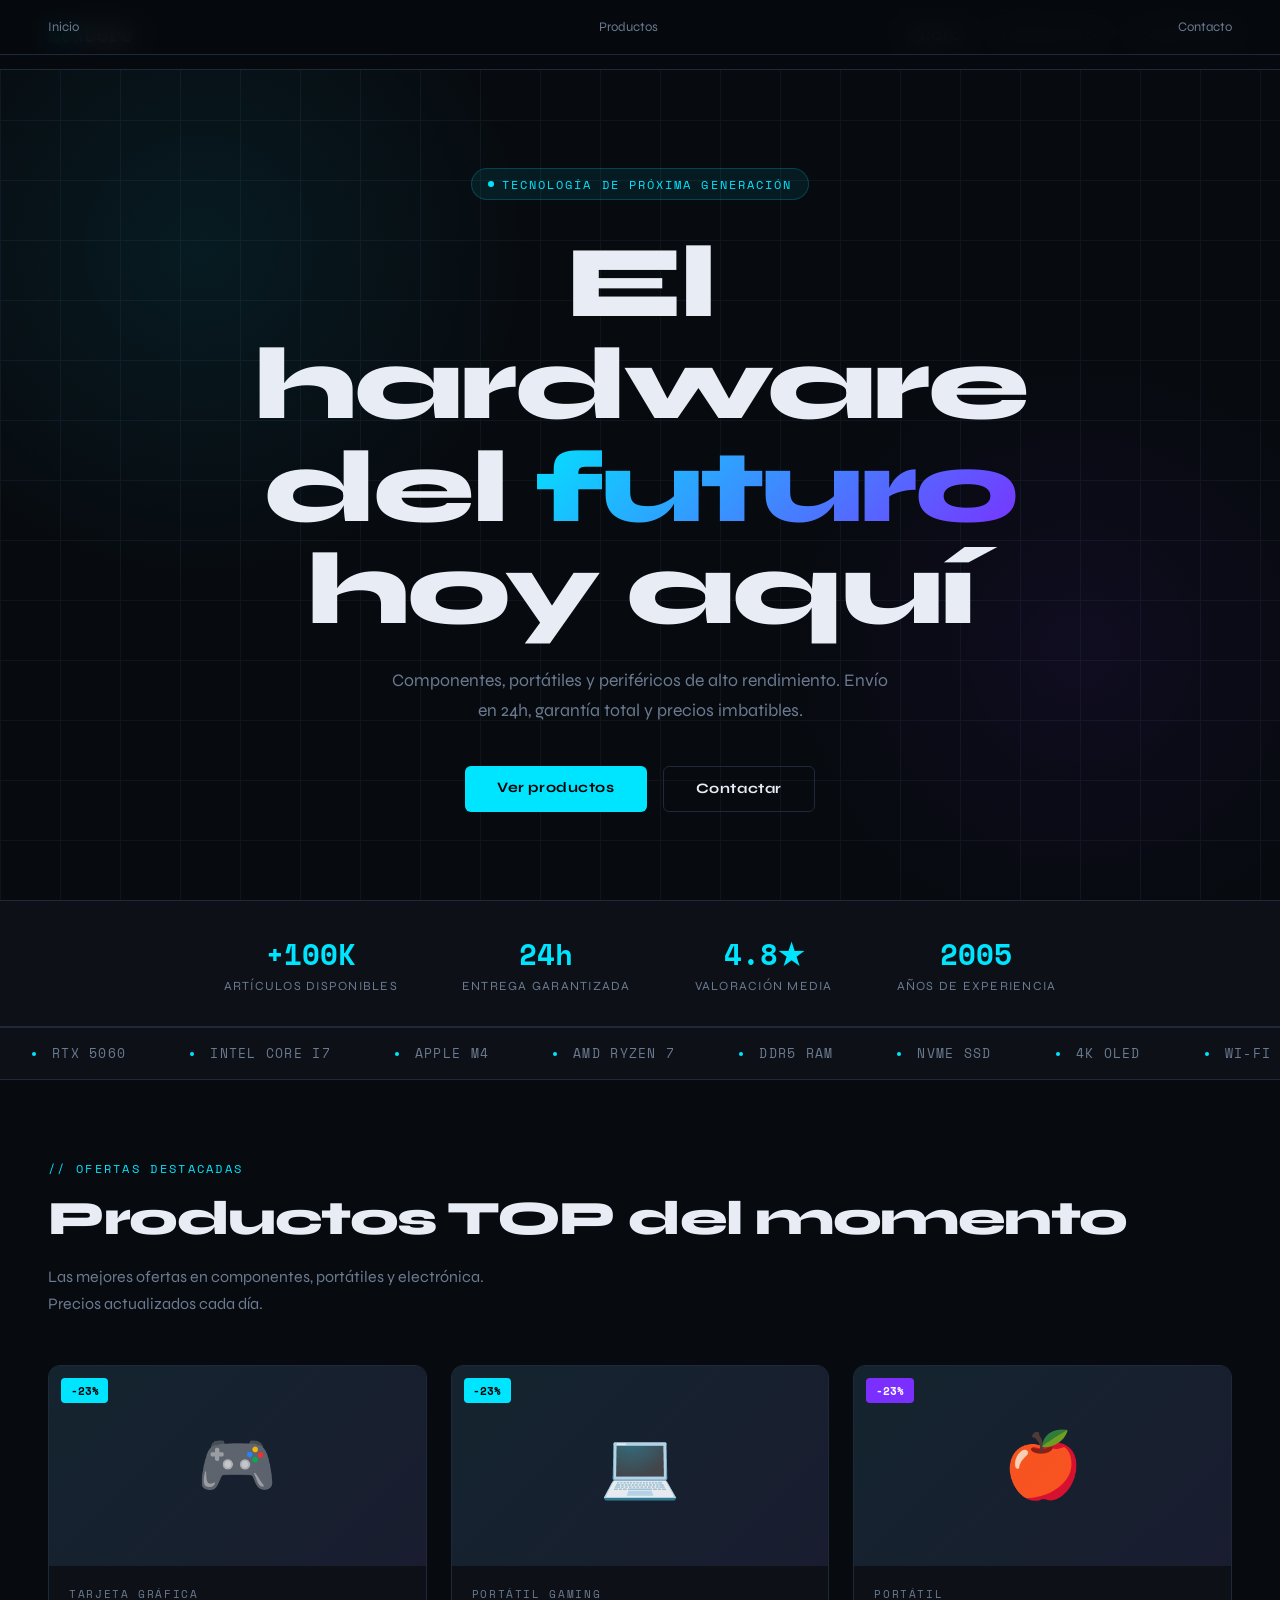
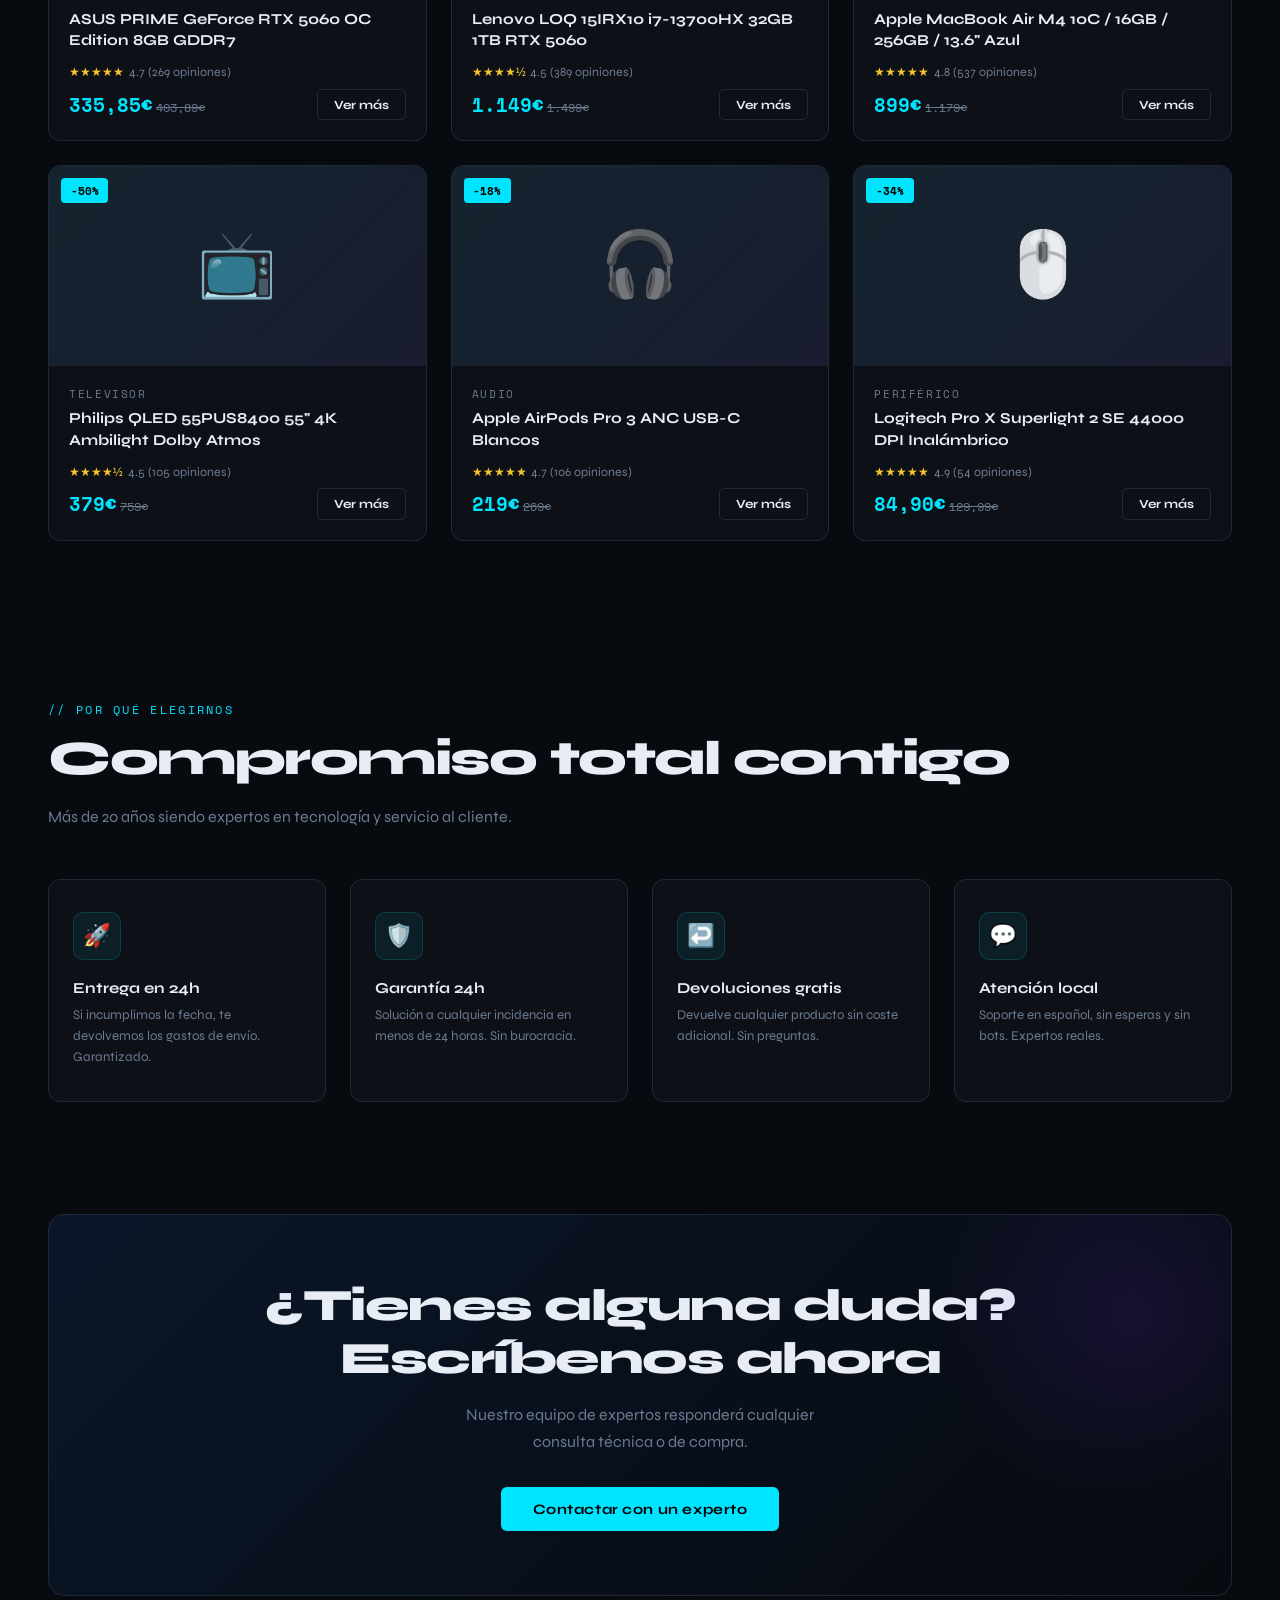
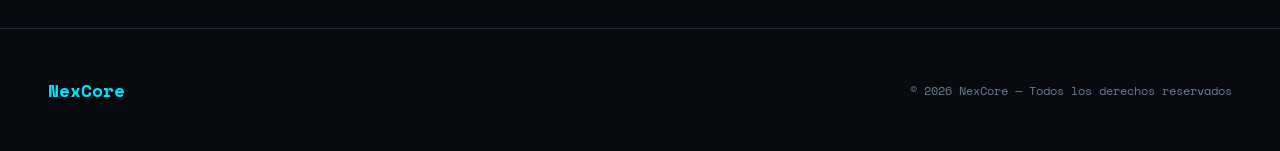
<file: Index/index.html>
<!DOCTYPE html>
<html lang="es">
<head>
  <meta charset="UTF-8" />
  <meta name="viewport" content="width=device-width, initial-scale=1.0"/>
  <title>NexCore — Tecnología de vanguardia</title>
  <link rel="preconnect" href="https://fonts.googleapis.com">
  <link href="https://fonts.googleapis.com/css2?family=Space+Mono:wght@400;700&family=Syne:wght@400;600;700;800&display=swap" rel="stylesheet">
  <style>
    *, *::before, *::after { box-sizing: border-box; margin: 0; padding: 0; }

    :root {
      --bg: #070a0f;
      --surface: #0d1117;
      --surface2: #151c27;
      --border: #1e2a3a;
      --accent: #00e5ff;
      --accent2: #7b2fff;
      --text: #e8edf5;
      --muted: #6b7a90;
      --mono: 'Space Mono', monospace;
      --sans: 'Syne', sans-serif;
    }

    html { scroll-behavior: smooth; }

    body {
      background: var(--bg);
      color: var(--text);
      font-family: var(--sans);
      overflow-x: hidden;
    }

    /* ── NAV ── */
    nav {
      position: fixed; top: 0; left: 0; right: 0; z-index: 100;
      display: flex; align-items: center; justify-content: space-between;
      padding: 1.2rem 3rem;
      background: rgba(7,10,15,0.85);
      backdrop-filter: blur(12px);
      border-bottom: 1px solid var(--border);
    }
    .nav-logo {
      font-family: var(--mono);
      font-size: 1.3rem;
      font-weight: 700;
      color: var(--accent);
      letter-spacing: -1px;
      text-decoration: none;
    }
    .nav-logo span { color: var(--text); }
    .nav-links { display: flex; gap: 2.5rem; list-style: none; }
    .nav-links a {
      text-decoration: none;
      color: var(--muted);
      font-size: 0.85rem;
      font-weight: 600;
      letter-spacing: 0.1em;
      text-transform: uppercase;
      transition: color 0.2s;
    }
    .nav-links a:hover { color: var(--accent); }
    .nav-links a.active { color: var(--text); }

    /* ── HERO ── */
    .hero {
      min-height: 100vh;
      display: grid;
      place-items: center;
      position: relative;
      overflow: hidden;
      padding-top: 5rem;
    }
    .hero-grid {
      position: absolute; inset: 0;
      background-image:
        linear-gradient(var(--border) 1px, transparent 1px),
        linear-gradient(90deg, var(--border) 1px, transparent 1px);
      background-size: 60px 60px;
      opacity: 0.35;
    }
    .hero-glow {
      position: absolute;
      width: 700px; height: 700px;
      background: radial-gradient(circle, rgba(0,229,255,0.08) 0%, transparent 70%);
      top: -100px; left: -150px;
      pointer-events: none;
    }
    .hero-glow2 {
      position: absolute;
      width: 600px; height: 600px;
      background: radial-gradient(circle, rgba(123,47,255,0.07) 0%, transparent 70%);
      bottom: -50px; right: -100px;
      pointer-events: none;
    }
    .hero-content {
      position: relative; z-index: 2;
      text-align: center;
      max-width: 900px;
      padding: 2rem;
      animation: fadeUp 0.9s ease forwards;
    }
    @keyframes fadeUp {
      from { opacity:0; transform:translateY(32px); }
      to   { opacity:1; transform:translateY(0); }
    }
    .hero-tag {
      display: inline-flex; align-items: center; gap: 0.5rem;
      font-family: var(--mono);
      font-size: 0.72rem;
      letter-spacing: 0.18em;
      text-transform: uppercase;
      color: var(--accent);
      background: rgba(0,229,255,0.08);
      border: 1px solid rgba(0,229,255,0.2);
      padding: 0.4rem 1rem;
      border-radius: 100px;
      margin-bottom: 2rem;
    }
    .hero-tag::before {
      content: ''; width: 6px; height: 6px;
      background: var(--accent); border-radius: 50%;
      animation: pulse 1.5s ease-in-out infinite;
    }
    @keyframes pulse {
      0%,100% { opacity:1; transform:scale(1); }
      50% { opacity:0.4; transform:scale(0.7); }
    }
    h1 {
      font-size: clamp(3rem, 8vw, 6.5rem);
      font-weight: 800;
      line-height: 1;
      letter-spacing: -3px;
      margin-bottom: 1.5rem;
    }
    h1 em {
      font-style: normal;
      background: linear-gradient(135deg, var(--accent), var(--accent2));
      -webkit-background-clip: text;
      -webkit-text-fill-color: transparent;
    }
    .hero-sub {
      font-size: 1.1rem;
      color: var(--muted);
      max-width: 500px;
      margin: 0 auto 2.5rem;
      line-height: 1.7;
      font-weight: 400;
    }
    .hero-cta {
      display: flex; gap: 1rem; justify-content: center; flex-wrap: wrap;
    }
    .btn {
      display: inline-block;
      padding: 0.85rem 2rem;
      border-radius: 6px;
      font-family: var(--sans);
      font-weight: 700;
      font-size: 0.9rem;
      text-decoration: none;
      letter-spacing: 0.04em;
      transition: all 0.25s;
      cursor: pointer;
    }
    .btn-primary {
      background: var(--accent);
      color: #000;
      border: none;
    }
    .btn-primary:hover {
      background: #fff;
      box-shadow: 0 0 30px rgba(0,229,255,0.4);
      transform: translateY(-2px);
    }
    .btn-ghost {
      background: transparent;
      color: var(--text);
      border: 1px solid var(--border);
    }
    .btn-ghost:hover {
      border-color: var(--accent);
      color: var(--accent);
      transform: translateY(-2px);
    }

    /* ── STATS ── */
    .stats {
      display: flex; justify-content: center; gap: 4rem;
      padding: 2rem 3rem;
      border-top: 1px solid var(--border);
      border-bottom: 1px solid var(--border);
      background: var(--surface);
      flex-wrap: wrap;
    }
    .stat { text-align: center; }
    .stat-num {
      font-family: var(--mono);
      font-size: 1.8rem;
      font-weight: 700;
      color: var(--accent);
      display: block;
    }
    .stat-label {
      font-size: 0.78rem;
      text-transform: uppercase;
      letter-spacing: 0.1em;
      color: var(--muted);
      margin-top: 0.2rem;
    }

    /* ── SECTION ── */
    section { padding: 5rem 3rem; max-width: 1280px; margin: 0 auto; }
    .section-tag {
      font-family: var(--mono);
      font-size: 0.72rem;
      letter-spacing: 0.2em;
      text-transform: uppercase;
      color: var(--accent);
      margin-bottom: 0.8rem;
    }
    .section-title {
      font-size: clamp(1.8rem, 4vw, 3rem);
      font-weight: 800;
      letter-spacing: -1.5px;
      margin-bottom: 1rem;
    }
    .section-sub {
      color: var(--muted);
      max-width: 480px;
      line-height: 1.7;
      margin-bottom: 3rem;
    }

    /* ── PRODUCT GRID ── */
    .products-grid {
      display: grid;
      grid-template-columns: repeat(auto-fill, minmax(280px, 1fr));
      gap: 1.5rem;
    }
    .card {
      background: var(--surface);
      border: 1px solid var(--border);
      border-radius: 12px;
      overflow: hidden;
      transition: border-color 0.25s, transform 0.25s, box-shadow 0.25s;
      position: relative;
    }
    .card:hover {
      border-color: var(--accent);
      transform: translateY(-6px);
      box-shadow: 0 20px 50px rgba(0,229,255,0.07);
    }
    .card-img {
      width: 100%; height: 200px;
      display: flex; align-items: center; justify-content: center;
      background: var(--surface2);
      font-size: 4rem;
      position: relative;
      overflow: hidden;
    }
    .card-img::after {
      content: '';
      position: absolute; inset: 0;
      background: linear-gradient(135deg, rgba(0,229,255,0.04), rgba(123,47,255,0.04));
    }
    .badge {
      position: absolute; top: 12px; left: 12px;
      background: var(--accent);
      color: #000;
      font-family: var(--mono);
      font-size: 0.7rem;
      font-weight: 700;
      padding: 0.25rem 0.6rem;
      border-radius: 4px;
      z-index: 2;
    }
    .badge-purple {
      background: var(--accent2);
      color: #fff;
    }
    .card-body { padding: 1.25rem; }
    .card-category {
      font-family: var(--mono);
      font-size: 0.68rem;
      letter-spacing: 0.15em;
      text-transform: uppercase;
      color: var(--muted);
      margin-bottom: 0.4rem;
    }
    .card-name {
      font-size: 0.95rem;
      font-weight: 700;
      line-height: 1.4;
      margin-bottom: 0.8rem;
      color: var(--text);
    }
    .card-price-row {
      display: flex; align-items: center; justify-content: space-between;
    }
    .card-price {
      font-family: var(--mono);
      font-size: 1.2rem;
      font-weight: 700;
      color: var(--accent);
    }
    .card-old {
      font-family: var(--mono);
      font-size: 0.78rem;
      color: var(--muted);
      text-decoration: line-through;
    }
    .card-btn {
      display: inline-block;
      padding: 0.45rem 1rem;
      background: transparent;
      border: 1px solid var(--border);
      color: var(--text);
      border-radius: 5px;
      font-size: 0.78rem;
      font-family: var(--sans);
      font-weight: 700;
      cursor: pointer;
      text-decoration: none;
      transition: all 0.2s;
    }
    .card-btn:hover {
      background: var(--accent);
      border-color: var(--accent);
      color: #000;
    }
    .rating {
      display: flex; align-items: center; gap: 0.3rem;
      font-size: 0.78rem; color: var(--muted);
      margin-bottom: 0.6rem;
    }
    .stars { color: #f4c430; }

    /* ── FEATURES ── */
    .features-grid {
      display: grid;
      grid-template-columns: repeat(auto-fill, minmax(220px, 1fr));
      gap: 1.5rem;
    }
    .feature-card {
      background: var(--surface);
      border: 1px solid var(--border);
      border-radius: 12px;
      padding: 2rem 1.5rem;
      transition: border-color 0.2s;
    }
    .feature-card:hover { border-color: rgba(0,229,255,0.3); }
    .feature-icon {
      width: 48px; height: 48px;
      background: rgba(0,229,255,0.07);
      border: 1px solid rgba(0,229,255,0.15);
      border-radius: 10px;
      display: flex; align-items: center; justify-content: center;
      font-size: 1.4rem;
      margin-bottom: 1.2rem;
    }
    .feature-title {
      font-weight: 700;
      font-size: 0.95rem;
      margin-bottom: 0.5rem;
    }
    .feature-desc {
      font-size: 0.83rem;
      color: var(--muted);
      line-height: 1.6;
    }

    /* ── MARQUEE ── */
    .marquee-wrap {
      overflow: hidden;
      border-top: 1px solid var(--border);
      border-bottom: 1px solid var(--border);
      padding: 1rem 0;
      background: var(--surface);
    }
    .marquee {
      display: flex;
      animation: marquee 25s linear infinite;
      white-space: nowrap;
    }
    .marquee-item {
      display: inline-flex; align-items: center; gap: 1rem;
      padding: 0 2rem;
      font-family: var(--mono);
      font-size: 0.8rem;
      letter-spacing: 0.1em;
      color: var(--muted);
      text-transform: uppercase;
    }
    .marquee-dot { width: 4px; height: 4px; background: var(--accent); border-radius: 50%; }
    @keyframes marquee {
      from { transform: translateX(0); }
      to   { transform: translateX(-50%); }
    }

    /* ── BANNER ── */
    .banner {
      background: linear-gradient(135deg, #0a1628 0%, #070a0f 100%);
      border: 1px solid var(--border);
      border-radius: 16px;
      padding: 4rem 3rem;
      text-align: center;
      position: relative;
      overflow: hidden;
      margin: 2rem 3rem;
    }
    .banner-glow {
      position: absolute;
      width: 400px; height: 400px;
      background: radial-gradient(circle, rgba(123,47,255,0.12) 0%, transparent 70%);
      top: -100px; right: -100px;
    }
    .banner h2 {
      font-size: clamp(1.8rem, 4vw, 2.8rem);
      font-weight: 800;
      letter-spacing: -1.5px;
      margin-bottom: 1rem;
    }
    .banner p {
      color: var(--muted);
      max-width: 400px;
      margin: 0 auto 2rem;
      line-height: 1.7;
    }

    /* ── FOOTER ── */
    footer {
      border-top: 1px solid var(--border);
      padding: 3rem;
      display: flex;
      justify-content: space-between;
      align-items: center;
      flex-wrap: wrap;
      gap: 1rem;
    }
    .footer-logo {
      font-family: var(--mono);
      font-size: 1.1rem;
      color: var(--accent);
      text-decoration: none;
      font-weight: 700;
    }
    .footer-copy {
      font-size: 0.78rem;
      color: var(--muted);
      font-family: var(--mono);
    }
    .footer-nav { display: flex; gap: 2rem; flex-wrap: wrap; }
    .footer-nav a {
      color: var(--muted);
      text-decoration: none;
      font-size: 0.82rem;
      transition: color 0.2s;
    }
    .footer-nav a:hover { color: var(--accent); }

    /* ── SCROLL REVEAL ── */
    .reveal {
      opacity: 0;
      transform: translateY(24px);
      transition: opacity 0.6s ease, transform 0.6s ease;
    }
    .reveal.visible {
      opacity: 1;
      transform: translateY(0);
    }
  </style>
</head>
<body>

<!-- NAV -->
<nav>
  <a href="index.html" class="nav-logo">Nex<span>Core</span></a>
  <ul class="nav-links">
    <li><a href="index.html" class="active">Inicio</a></li>
    <li><a href="producto.html">Producto</a></li>
    <li><a href="contacto.html">Contacto</a></li>
  </ul>
</nav>

<!-- HERO -->
<div class="hero">
  <div class="hero-grid"></div>
  <div class="hero-glow"></div>
  <div class="hero-glow2"></div>
  <div class="hero-content">
    <div class="hero-tag">Tecnología de próxima generación</div>
    <h1>El hardware<br>del <em>futuro</em><br>hoy aquí</h1>
    <p class="hero-sub">Componentes, portátiles y periféricos de alto rendimiento. Envío en 24h, garantía total y precios imbatibles.</p>
    <div class="hero-cta">
      <a href="producto.html" class="btn btn-primary">Ver productos</a>
      <a href="contacto.html" class="btn btn-ghost">Contactar</a>
    </div>
  </div>
</div>

<!-- STATS -->
<div class="stats">
  <div class="stat">
    <span class="stat-num">+100K</span>
    <span class="stat-label">Artículos disponibles</span>
  </div>
  <div class="stat">
    <span class="stat-num">24h</span>
    <span class="stat-label">Entrega garantizada</span>
  </div>
  <div class="stat">
    <span class="stat-num">4.8★</span>
    <span class="stat-label">Valoración media</span>
  </div>
  <div class="stat">
    <span class="stat-num">2005</span>
    <span class="stat-label">Años de experiencia</span>
  </div>
</div>

<!-- MARQUEE -->
<div class="marquee-wrap">
  <div class="marquee">
    <span class="marquee-item"><span class="marquee-dot"></span>RTX 5060</span>
    <span class="marquee-item"><span class="marquee-dot"></span>Intel Core i7</span>
    <span class="marquee-item"><span class="marquee-dot"></span>Apple M4</span>
    <span class="marquee-item"><span class="marquee-dot"></span>AMD Ryzen 7</span>
    <span class="marquee-item"><span class="marquee-dot"></span>DDR5 RAM</span>
    <span class="marquee-item"><span class="marquee-dot"></span>NVMe SSD</span>
    <span class="marquee-item"><span class="marquee-dot"></span>4K OLED</span>
    <span class="marquee-item"><span class="marquee-dot"></span>Wi-Fi 7</span>
    <span class="marquee-item"><span class="marquee-dot"></span>DLSS 4</span>
    <span class="marquee-item"><span class="marquee-dot"></span>RTX 5060</span>
    <span class="marquee-item"><span class="marquee-dot"></span>Intel Core i7</span>
    <span class="marquee-item"><span class="marquee-dot"></span>Apple M4</span>
    <span class="marquee-item"><span class="marquee-dot"></span>AMD Ryzen 7</span>
    <span class="marquee-item"><span class="marquee-dot"></span>DDR5 RAM</span>
    <span class="marquee-item"><span class="marquee-dot"></span>NVMe SSD</span>
    <span class="marquee-item"><span class="marquee-dot"></span>4K OLED</span>
    <span class="marquee-item"><span class="marquee-dot"></span>Wi-Fi 7</span>
    <span class="marquee-item"><span class="marquee-dot"></span>DLSS 4</span>
  </div>
</div>

<!-- PRODUCTS -->
<section class="reveal">
  <p class="section-tag">// Ofertas destacadas</p>
  <h2 class="section-title">Productos TOP del momento</h2>
  <p class="section-sub">Las mejores ofertas en componentes, portátiles y electrónica. Precios actualizados cada día.</p>

  <div class="products-grid">
    <div class="card">
      <div class="card-img">🎮
        <div class="badge">-23%</div>
      </div>
      <div class="card-body">
        <p class="card-category">Tarjeta gráfica</p>
        <p class="card-name">ASUS PRIME GeForce RTX 5060 OC Edition 8GB GDDR7</p>
        <div class="rating"><span class="stars">★★★★★</span> 4.7 (269 opiniones)</div>
        <div class="card-price-row">
          <div>
            <span class="card-price">335,85€</span>
            <span class="card-old"> 403,89€</span>
          </div>
          <a href="producto.html" class="card-btn">Ver más</a>
        </div>
      </div>
    </div>

    <div class="card">
      <div class="card-img">💻
        <div class="badge">-23%</div>
      </div>
      <div class="card-body">
        <p class="card-category">Portátil gaming</p>
        <p class="card-name">Lenovo LOQ 15IRX10 i7-13700HX 32GB 1TB RTX 5060</p>
        <div class="rating"><span class="stars">★★★★½</span> 4.5 (389 opiniones)</div>
        <div class="card-price-row">
          <div>
            <span class="card-price">1.149€</span>
            <span class="card-old"> 1.499€</span>
          </div>
          <a href="producto.html" class="card-btn">Ver más</a>
        </div>
      </div>
    </div>

    <div class="card">
      <div class="card-img">🍎
        <div class="badge badge-purple">-23%</div>
      </div>
      <div class="card-body">
        <p class="card-category">Portátil</p>
        <p class="card-name">Apple MacBook Air M4 10C / 16GB / 256GB / 13.6" Azul</p>
        <div class="rating"><span class="stars">★★★★★</span> 4.8 (537 opiniones)</div>
        <div class="card-price-row">
          <div>
            <span class="card-price">899€</span>
            <span class="card-old"> 1.179€</span>
          </div>
          <a href="producto.html" class="card-btn">Ver más</a>
        </div>
      </div>
    </div>

    <div class="card">
      <div class="card-img">📺
        <div class="badge">-50%</div>
      </div>
      <div class="card-body">
        <p class="card-category">Televisor</p>
        <p class="card-name">Philips QLED 55PUS8400 55" 4K Ambilight Dolby Atmos</p>
        <div class="rating"><span class="stars">★★★★½</span> 4.5 (105 opiniones)</div>
        <div class="card-price-row">
          <div>
            <span class="card-price">379€</span>
            <span class="card-old"> 759€</span>
          </div>
          <a href="producto.html" class="card-btn">Ver más</a>
        </div>
      </div>
    </div>

    <div class="card">
      <div class="card-img">🎧
        <div class="badge">-18%</div>
      </div>
      <div class="card-body">
        <p class="card-category">Audio</p>
        <p class="card-name">Apple AirPods Pro 3 ANC USB-C Blancos</p>
        <div class="rating"><span class="stars">★★★★★</span> 4.7 (106 opiniones)</div>
        <div class="card-price-row">
          <div>
            <span class="card-price">219€</span>
            <span class="card-old"> 269€</span>
          </div>
          <a href="producto.html" class="card-btn">Ver más</a>
        </div>
      </div>
    </div>

    <div class="card">
      <div class="card-img">🖱️
        <div class="badge">-34%</div>
      </div>
      <div class="card-body">
        <p class="card-category">Periférico</p>
        <p class="card-name">Logitech Pro X Superlight 2 SE 44000 DPI Inalámbrico</p>
        <div class="rating"><span class="stars">★★★★★</span> 4.9 (54 opiniones)</div>
        <div class="card-price-row">
          <div>
            <span class="card-price">84,90€</span>
            <span class="card-old"> 129,99€</span>
          </div>
          <a href="producto.html" class="card-btn">Ver más</a>
        </div>
      </div>
    </div>
  </div>
</section>

<!-- FEATURES -->
<section class="reveal">
  <p class="section-tag">// Por qué elegirnos</p>
  <h2 class="section-title">Compromiso total contigo</h2>
  <p class="section-sub">Más de 20 años siendo expertos en tecnología y servicio al cliente.</p>
  <div class="features-grid">
    <div class="feature-card">
      <div class="feature-icon">🚀</div>
      <p class="feature-title">Entrega en 24h</p>
      <p class="feature-desc">Si incumplimos la fecha, te devolvemos los gastos de envío. Garantizado.</p>
    </div>
    <div class="feature-card">
      <div class="feature-icon">🛡️</div>
      <p class="feature-title">Garantía 24h</p>
      <p class="feature-desc">Solución a cualquier incidencia en menos de 24 horas. Sin burocracia.</p>
    </div>
    <div class="feature-card">
      <div class="feature-icon">↩️</div>
      <p class="feature-title">Devoluciones gratis</p>
      <p class="feature-desc">Devuelve cualquier producto sin coste adicional. Sin preguntas.</p>
    </div>
    <div class="feature-card">
      <div class="feature-icon">💬</div>
      <p class="feature-title">Atención local</p>
      <p class="feature-desc">Soporte en español, sin esperas y sin bots. Expertos reales.</p>
    </div>
  </div>
</section>

<!-- BANNER -->
<div class="banner reveal">
  <div class="banner-glow"></div>
  <h2>¿Tienes alguna duda?<br>Escríbenos ahora</h2>
  <p>Nuestro equipo de expertos responderá cualquier consulta técnica o de compra.</p>
  <a href="contacto.html" class="btn btn-primary">Contactar con un experto</a>
</div>

<!-- FOOTER -->
<footer>
  <a href="index.html" class="footer-logo">NexCore</a>
  <nav class="footer-nav">
    <a href="index.html">Inicio</a>
    <a href="producto.html">Productos</a>
    <a href="contacto.html">Contacto</a>
  </nav>
  <p class="footer-copy">© 2026 NexCore — Todos los derechos reservados</p>
</footer>

<script>
  // Scroll reveal
  const reveals = document.querySelectorAll('.reveal');
  const obs = new IntersectionObserver(entries => {
    entries.forEach(e => { if (e.isIntersecting) { e.target.classList.add('visible'); } });
  }, { threshold: 0.1 });
  reveals.forEach(r => obs.observe(r));
</script>
</body>
</html>
</file>
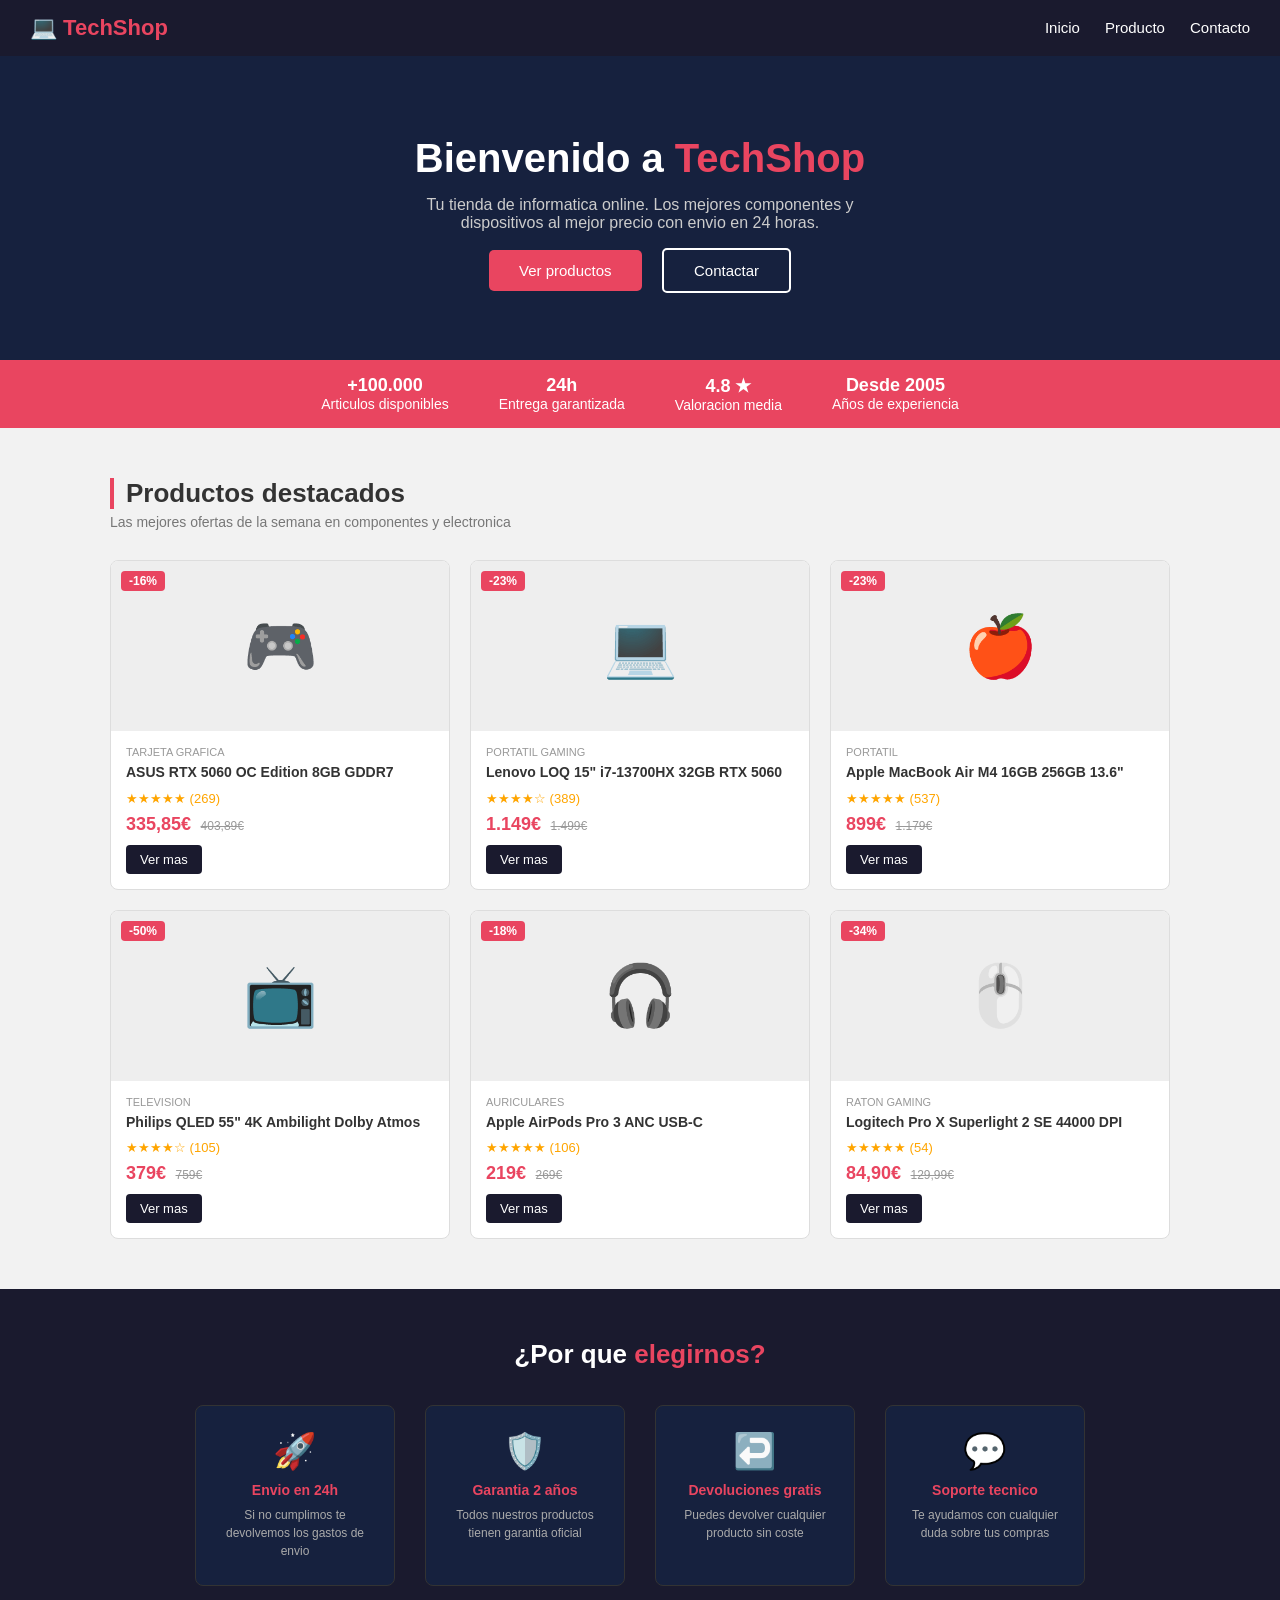
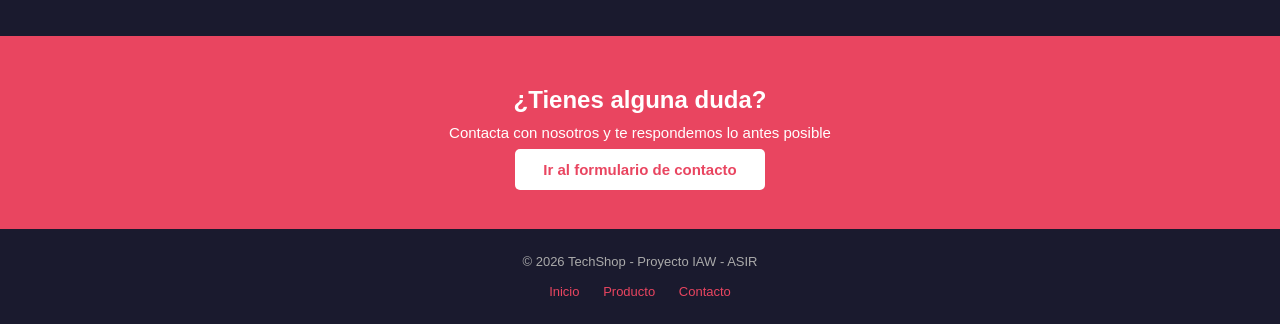
<file: Prueba2/index.html>
<!DOCTYPE html>
<html lang="es">
<head>
	<meta charset="UTF-8" />
	<meta name="viewport" content="width=device-width, initial-scale=1.0"/>
	<title>TechShop - Tienda de informatica</title>
	<link rel="stylesheet" href="css/style_index.css">
</head>

<body>

<!-- MENU -->
<nav>
	<a href="index.html" class="logo">💻 TechShop</a>
	<ul>
		<li><a href="index.html">Inicio</a></li>
		<li><a href="producto.html">Producto</a></li>
		<li><a href="contacto.html">Contacto</a></li>
	</ul>
</nav>

<!-- BANNER PRINCIPAL -->
<div class="banner">
	<h1>Bienvenido a <span>TechShop</span></h1>
	<p>Tu tienda de informatica online. Los mejores componentes y dispositivos al mejor precio con envio en 24 horas.</p>
	<a href="producto.html">Ver productos</a>
	<a href="contacto.html" class="btn-outline">Contactar</a>
</div>

<!-- BARRA DE ESTADISTICAS -->
<div class="info-bar">
	<div><strong>+100.000</strong> Articulos disponibles</div>
	<div><strong>24h</strong> Entrega garantizada</div>
	<div><strong>4.8 ★</strong> Valoracion media</div>
	<div><strong>Desde 2005</strong> Años de experiencia</div>
</div>

<!-- PRODUCTOS DESTACADOS -->
<div class="productos">
	<h2>Productos destacados</h2>
	<p class="subtitulo">Las mejores ofertas de la semana en componentes y electronica</p>

	<div class="grid-productos">

		<div class="tarjeta">
			<div class="tarjeta-img">
				🎮
				<span class="descuento">-16%</span>
			</div>
			<div class="tarjeta-body">
				<p class="categoria">Tarjeta grafica</p>
				<h3>ASUS RTX 5060 OC Edition 8GB GDDR7</h3>
				<p class="estrellas">★★★★★ (269)</p>
				<span class="precio-actual">335,85€</span>
				<span class="precio-antes">403,89€</span>
				<br>
				<a href="producto.html">Ver mas</a>
			</div>
		</div>

		<div class="tarjeta">
			<div class="tarjeta-img">
				💻
				<span class="descuento">-23%</span>
			</div>
			<div class="tarjeta-body">
				<p class="categoria">Portatil gaming</p>
				<h3>Lenovo LOQ 15" i7-13700HX 32GB RTX 5060</h3>
				<p class="estrellas">★★★★☆ (389)</p>
				<span class="precio-actual">1.149€</span>
				<span class="precio-antes">1.499€</span>
				<br>
				<a href="producto.html">Ver mas</a>
			</div>
		</div>

		<div class="tarjeta">
			<div class="tarjeta-img">
				🍎
				<span class="descuento">-23%</span>
			</div>
			<div class="tarjeta-body">
				<p class="categoria">Portatil</p>
				<h3>Apple MacBook Air M4 16GB 256GB 13.6"</h3>
				<p class="estrellas">★★★★★ (537)</p>
				<span class="precio-actual">899€</span>
				<span class="precio-antes">1.179€</span>
				<br>
				<a href="producto.html">Ver mas</a>
			</div>
		</div>

		<div class="tarjeta">
			<div class="tarjeta-img">
				📺
				<span class="descuento">-50%</span>
			</div>
			<div class="tarjeta-body">
				<p class="categoria">Television</p>
				<h3>Philips QLED 55" 4K Ambilight Dolby Atmos</h3>
				<p class="estrellas">★★★★☆ (105)</p>
				<span class="precio-actual">379€</span>
				<span class="precio-antes">759€</span>
				<br>
				<a href="producto.html">Ver mas</a>
			</div>
		</div>

		<div class="tarjeta">
			<div class="tarjeta-img">
				🎧
				<span class="descuento">-18%</span>
			</div>
			<div class="tarjeta-body">
				<p class="categoria">Auriculares</p>
				<h3>Apple AirPods Pro 3 ANC USB-C</h3>
				<p class="estrellas">★★★★★ (106)</p>
				<span class="precio-actual">219€</span>
				<span class="precio-antes">269€</span>
				<br>
				<a href="producto.html">Ver mas</a>
			</div>
		</div>

		<div class="tarjeta">
			<div class="tarjeta-img">
				🖱️
				<span class="descuento">-34%</span>
			</div>
			<div class="tarjeta-body">
				<p class="categoria">Raton gaming</p>
				<h3>Logitech Pro X Superlight 2 SE 44000 DPI</h3>
				<p class="estrellas">★★★★★ (54)</p>
				<span class="precio-actual">84,90€</span>
				<span class="precio-antes">129,99€</span>
				<br>
				<a href="producto.html">Ver mas</a>
			</div>
		</div>

	</div>
</div>

<!-- POR QUE ELEGIRNOS -->
<div class="por-que">
	<h2>¿Por que <span>elegirnos?</span></h2>
	<div class="ventajas">
		<div class="ventaja">
			<div class="icono">🚀</div>
			<h4>Envio en 24h</h4>
			<p>Si no cumplimos te devolvemos los gastos de envio</p>
		</div>
		<div class="ventaja">
			<div class="icono">🛡️</div>
			<h4>Garantia 2 años</h4>
			<p>Todos nuestros productos tienen garantia oficial</p>
		</div>
		<div class="ventaja">
			<div class="icono">↩️</div>
			<h4>Devoluciones gratis</h4>
			<p>Puedes devolver cualquier producto sin coste</p>
		</div>
		<div class="ventaja">
			<div class="icono">💬</div>
			<h4>Soporte tecnico</h4>
			<p>Te ayudamos con cualquier duda sobre tus compras</p>
		</div>
	</div>
</div>

<!-- CTA CONTACTO -->
<div class="cta-banner">
	<h2>¿Tienes alguna duda?</h2>
	<p>Contacta con nosotros y te respondemos lo antes posible</p>
	<a href="contacto.html">Ir al formulario de contacto</a>
</div>

<!-- FOOTER -->
<footer>
	<p>© 2026 TechShop - Proyecto IAW - ASIR</p>
	<br>
	<a href="index.html">Inicio</a>
	<a href="producto.html">Producto</a>
	<a href="contacto.html">Contacto</a>
</footer>

</body>
</html>
</file>
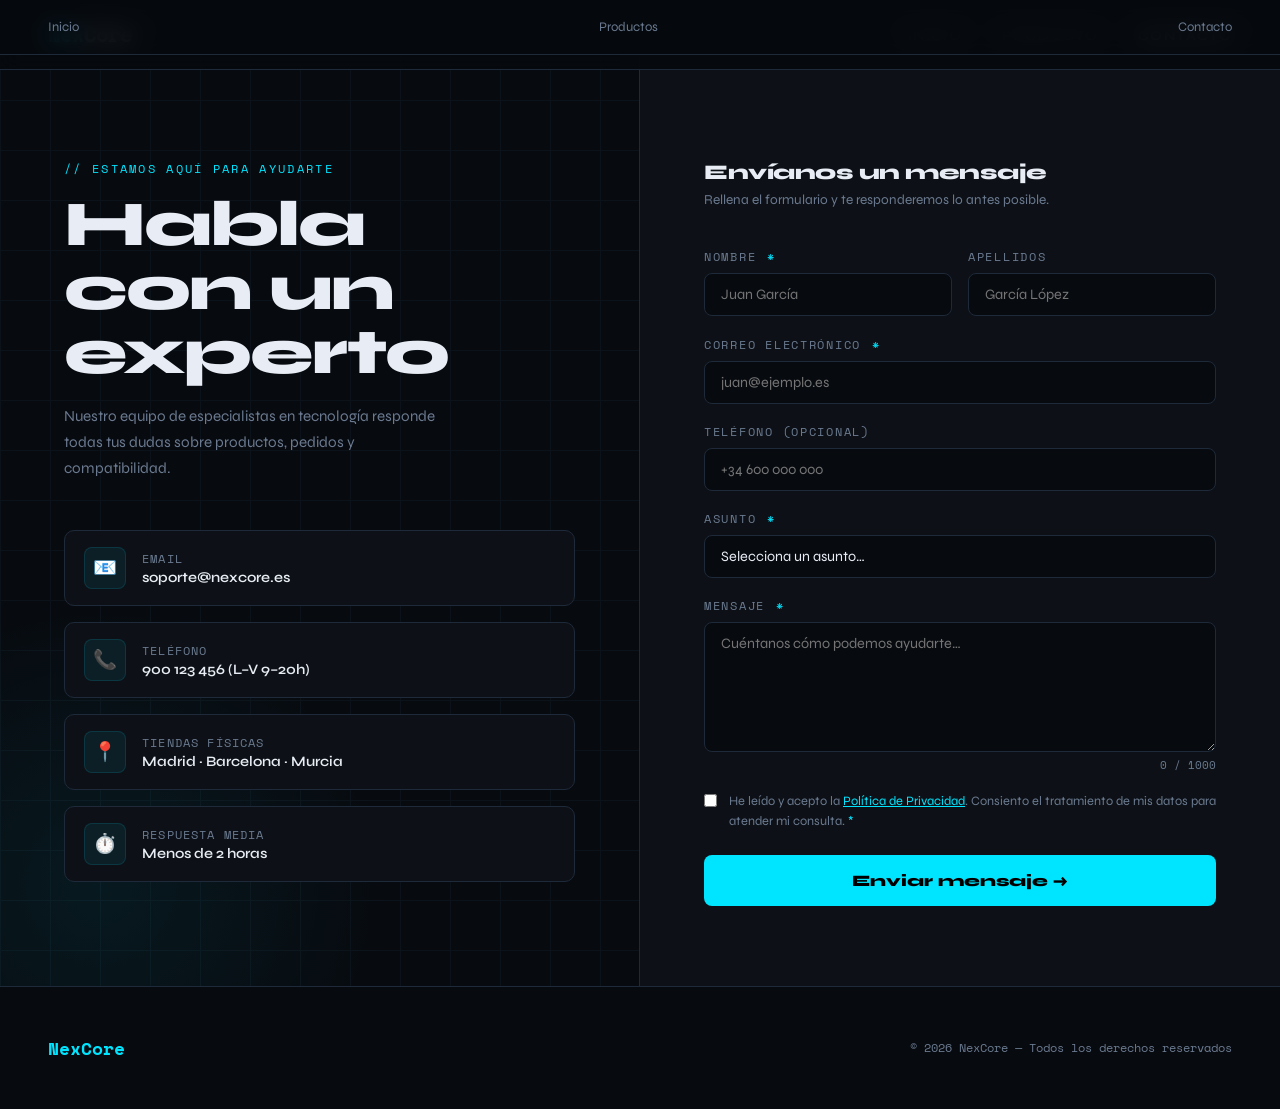
<file: contacto/contacto.html>
<!DOCTYPE html>
<html lang="es">
<head>
  <meta charset="UTF-8"/>
  <meta name="viewport" content="width=device-width, initial-scale=1.0"/>
  <title>NexCore — Contacto</title>
  <link rel="preconnect" href="https://fonts.googleapis.com">
  <link href="https://fonts.googleapis.com/css2?family=Space+Mono:wght@400;700&family=Syne:wght@400;600;700;800&display=swap" rel="stylesheet">
  <style>
    *, *::before, *::after { box-sizing: border-box; margin: 0; padding: 0; }
    :root {
      --bg: #070a0f; --surface: #0d1117; --surface2: #151c27;
      --border: #1e2a3a; --accent: #00e5ff; --accent2: #7b2fff;
      --text: #e8edf5; --muted: #6b7a90;
      --error: #ff4d6d; --success: #00e5a0;
      --mono: 'Space Mono', monospace; --sans: 'Syne', sans-serif;
    }
    body { background: var(--bg); color: var(--text); font-family: var(--sans); overflow-x: hidden; min-height: 100vh; }

    nav {
      position: fixed; top: 0; left: 0; right: 0; z-index: 100;
      display: flex; align-items: center; justify-content: space-between;
      padding: 1.2rem 3rem;
      background: rgba(7,10,15,0.85);
      backdrop-filter: blur(12px);
      border-bottom: 1px solid var(--border);
    }
    .nav-logo { font-family: var(--mono); font-size: 1.3rem; font-weight: 700; color: var(--accent); letter-spacing: -1px; text-decoration: none; }
    .nav-logo span { color: var(--text); }
    .nav-links { display: flex; gap: 2.5rem; list-style: none; }
    .nav-links a { text-decoration: none; color: var(--muted); font-size: 0.85rem; font-weight: 600; letter-spacing: 0.1em; text-transform: uppercase; transition: color 0.2s; }
    .nav-links a:hover { color: var(--accent); }
    .nav-links a.active { color: var(--text); }

    /* ── PAGE LAYOUT ── */
    .page {
      min-height: 100vh;
      display: grid;
      grid-template-columns: 1fr 1fr;
      position: relative;
    }
    @media(max-width:768px) {
      .page { grid-template-columns: 1fr; }
      .page-left { padding-top: 7rem; }
    }

    /* ── LEFT PANEL ── */
    .page-left {
      padding: 10rem 4rem 5rem;
      position: relative;
      overflow: hidden;
      border-right: 1px solid var(--border);
    }
    .bg-grid {
      position: absolute; inset: 0;
      background-image:
        linear-gradient(var(--border) 1px, transparent 1px),
        linear-gradient(90deg, var(--border) 1px, transparent 1px);
      background-size: 50px 50px; opacity: 0.25;
    }
    .bg-glow {
      position: absolute; width: 600px; height: 600px;
      background: radial-gradient(circle, rgba(0,229,255,0.07), transparent 70%);
      bottom: -200px; left: -200px;
    }
    .left-content { position: relative; z-index: 2; }
    .page-tag {
      font-family: var(--mono); font-size: 0.72rem;
      letter-spacing: 0.2em; text-transform: uppercase;
      color: var(--accent); margin-bottom: 1rem;
    }
    .page-title {
      font-size: clamp(2.5rem, 5vw, 4rem);
      font-weight: 800; letter-spacing: -2px; line-height: 1;
      margin-bottom: 1.2rem;
    }
    .page-sub {
      color: var(--muted); line-height: 1.7; font-size: 0.95rem;
      max-width: 380px; margin-bottom: 3rem;
    }

    .contact-methods { display: flex; flex-direction: column; gap: 1rem; }
    .contact-method {
      display: flex; align-items: center; gap: 1rem;
      padding: 1rem 1.2rem;
      background: var(--surface); border: 1px solid var(--border);
      border-radius: 10px; transition: border-color 0.2s;
    }
    .contact-method:hover { border-color: rgba(0,229,255,0.3); }
    .method-icon {
      width: 42px; height: 42px;
      background: rgba(0,229,255,0.07); border: 1px solid rgba(0,229,255,0.12);
      border-radius: 8px; display: flex; align-items: center; justify-content: center;
      font-size: 1.2rem; flex-shrink: 0;
    }
    .method-label { font-size: 0.72rem; color: var(--muted); font-family: var(--mono); letter-spacing: 0.1em; text-transform: uppercase; }
    .method-val { font-size: 0.9rem; font-weight: 600; margin-top: 0.1rem; }

    /* ── RIGHT PANEL — FORM ── */
    .page-right {
      padding: 10rem 4rem 5rem;
      background: var(--surface);
    }
    @media(max-width:768px) { .page-right { padding: 3rem 2rem 5rem; } }

    .form-title {
      font-size: 1.3rem; font-weight: 800; letter-spacing: -0.5px;
      margin-bottom: 0.4rem;
    }
    .form-sub { color: var(--muted); font-size: 0.85rem; margin-bottom: 2.5rem; }

    .form-row { display: grid; grid-template-columns: 1fr 1fr; gap: 1rem; }
    @media(max-width:500px) { .form-row { grid-template-columns: 1fr; } }

    .field { margin-bottom: 1.2rem; }
    .field label {
      display: block; font-family: var(--mono); font-size: 0.72rem;
      letter-spacing: 0.15em; text-transform: uppercase; color: var(--muted);
      margin-bottom: 0.5rem;
    }
    .field label .required { color: var(--accent); margin-left: 2px; }
    .field input, .field select, .field textarea {
      width: 100%; background: var(--bg);
      border: 1px solid var(--border); border-radius: 8px;
      color: var(--text); font-family: var(--sans); font-size: 0.9rem;
      padding: 0.75rem 1rem; outline: none;
      transition: border-color 0.2s, box-shadow 0.2s;
      appearance: none;
    }
    .field input:focus, .field select:focus, .field textarea:focus {
      border-color: var(--accent);
      box-shadow: 0 0 0 3px rgba(0,229,255,0.08);
    }
    .field input.error, .field select.error, .field textarea.error {
      border-color: var(--error);
      box-shadow: 0 0 0 3px rgba(255,77,109,0.08);
    }
    .field textarea { resize: vertical; min-height: 130px; }
    .field-error {
      display: none; font-family: var(--mono); font-size: 0.68rem;
      color: var(--error); margin-top: 0.35rem; letter-spacing: 0.05em;
    }
    .field-error.show { display: block; }

    /* char counter */
    .field-footer { display: flex; justify-content: flex-end; }
    #char-count { font-family: var(--mono); font-size: 0.7rem; color: var(--muted); }

    /* checkbox */
    .check-row {
      display: flex; align-items: flex-start; gap: 0.75rem;
      margin-bottom: 1.5rem;
    }
    .check-row input[type="checkbox"] { margin-top: 2px; accent-color: var(--accent); cursor: pointer; }
    .check-row label { font-size: 0.8rem; color: var(--muted); line-height: 1.5; cursor: pointer; }

    .btn-submit {
      width: 100%; padding: 1rem;
      background: var(--accent); color: #000;
      border: none; border-radius: 8px;
      font-family: var(--sans); font-weight: 800;
      font-size: 1rem; cursor: pointer;
      transition: all 0.25s;
      position: relative; overflow: hidden;
    }
    .btn-submit:hover { background: #fff; box-shadow: 0 0 30px rgba(0,229,255,0.3); transform: translateY(-2px); }
    .btn-submit:disabled { opacity: 0.5; cursor: not-allowed; transform: none; }

    /* ── SUCCESS STATE ── */
    .success-state {
      display: none;
      text-align: center; padding: 4rem 2rem;
      animation: fadeUp 0.6s ease forwards;
    }
    .success-state.show { display: block; }
    @keyframes fadeUp { from { opacity:0; transform:translateY(20px); } to { opacity:1; transform:translateY(0); } }
    .success-icon { font-size: 4rem; margin-bottom: 1.5rem; }
    .success-title { font-size: 1.8rem; font-weight: 800; letter-spacing: -1px; margin-bottom: 0.8rem; }
    .success-sub { color: var(--muted); font-size: 0.9rem; line-height: 1.7; max-width: 320px; margin: 0 auto 2rem; }
    .btn-back {
      display: inline-block; padding: 0.8rem 2rem;
      background: transparent; border: 1px solid var(--border);
      color: var(--text); border-radius: 6px;
      font-family: var(--sans); font-weight: 700; font-size: 0.9rem;
      cursor: pointer; text-decoration: none; transition: all 0.2s;
    }
    .btn-back:hover { border-color: var(--accent); color: var(--accent); }

    footer {
      border-top: 1px solid var(--border); padding: 3rem;
      display: flex; justify-content: space-between; align-items: center; flex-wrap: wrap; gap: 1rem;
    }
    .footer-logo { font-family: var(--mono); font-size: 1.1rem; color: var(--accent); text-decoration: none; font-weight: 700; }
    .footer-copy { font-size: 0.78rem; color: var(--muted); font-family: var(--mono); }
    .footer-nav { display: flex; gap: 2rem; flex-wrap: wrap; }
    .footer-nav a { color: var(--muted); text-decoration: none; font-size: 0.82rem; transition: color 0.2s; }
    .footer-nav a:hover { color: var(--accent); }
  </style>
</head>
<body>

<nav>
  <a href="index.html" class="nav-logo">Nex<span>Core</span></a>
  <ul class="nav-links">
    <li><a href="index.html">Inicio</a></li>
    <li><a href="producto.html">Producto</a></li>
    <li><a href="contacto.html" class="active">Contacto</a></li>
  </ul>
</nav>

<div class="page">
  <!-- LEFT -->
  <div class="page-left">
    <div class="bg-grid"></div>
    <div class="bg-glow"></div>
    <div class="left-content">
      <p class="page-tag">// Estamos aquí para ayudarte</p>
      <h1 class="page-title">Habla<br>con un<br>experto</h1>
      <p class="page-sub">Nuestro equipo de especialistas en tecnología responde todas tus dudas sobre productos, pedidos y compatibilidad.</p>

      <div class="contact-methods">
        <div class="contact-method">
          <div class="method-icon">📧</div>
          <div>
            <p class="method-label">Email</p>
            <p class="method-val">soporte@nexcore.es</p>
          </div>
        </div>
        <div class="contact-method">
          <div class="method-icon">📞</div>
          <div>
            <p class="method-label">Teléfono</p>
            <p class="method-val">900 123 456 (L–V 9–20h)</p>
          </div>
        </div>
        <div class="contact-method">
          <div class="method-icon">📍</div>
          <div>
            <p class="method-label">Tiendas físicas</p>
            <p class="method-val">Madrid · Barcelona · Murcia</p>
          </div>
        </div>
        <div class="contact-method">
          <div class="method-icon">⏱️</div>
          <div>
            <p class="method-label">Respuesta media</p>
            <p class="method-val">Menos de 2 horas</p>
          </div>
        </div>
      </div>
    </div>
  </div>

  <!-- RIGHT -->
  <div class="page-right">

    <!-- FORM -->
    <div id="form-section">
      <h2 class="form-title">Envíanos un mensaje</h2>
      <p class="form-sub">Rellena el formulario y te responderemos lo antes posible.</p>

      <form id="contact-form" novalidate>
        <div class="form-row">
          <div class="field">
            <label for="nombre">Nombre <span class="required">*</span></label>
            <input type="text" id="nombre" placeholder="Juan García" autocomplete="given-name"/>
            <p class="field-error" id="err-nombre">Por favor, introduce tu nombre.</p>
          </div>
          <div class="field">
            <label for="apellidos">Apellidos</label>
            <input type="text" id="apellidos" placeholder="García López" autocomplete="family-name"/>
          </div>
        </div>

        <div class="field">
          <label for="email">Correo electrónico <span class="required">*</span></label>
          <input type="email" id="email" placeholder="juan@ejemplo.es" autocomplete="email"/>
          <p class="field-error" id="err-email">Introduce un correo electrónico válido.</p>
        </div>

        <div class="field">
          <label for="telefono">Teléfono (opcional)</label>
          <input type="tel" id="telefono" placeholder="+34 600 000 000" autocomplete="tel"/>
        </div>

        <div class="field">
          <label for="asunto">Asunto <span class="required">*</span></label>
          <select id="asunto">
            <option value="">Selecciona un asunto…</option>
            <option>Consulta sobre un producto</option>
            <option>Estado de mi pedido</option>
            <option>Devolución o garantía</option>
            <option>Compatibilidad de componentes</option>
            <option>Otro</option>
          </select>
          <p class="field-error" id="err-asunto">Selecciona un asunto para tu consulta.</p>
        </div>

        <div class="field">
          <label for="mensaje">Mensaje <span class="required">*</span></label>
          <textarea id="mensaje" placeholder="Cuéntanos cómo podemos ayudarte…" maxlength="1000" oninput="updateCount()"></textarea>
          <div class="field-footer">
            <span id="char-count">0 / 1000</span>
          </div>
          <p class="field-error" id="err-mensaje">El mensaje debe tener al menos 10 caracteres.</p>
        </div>

        <div class="check-row">
          <input type="checkbox" id="privacidad"/>
          <label for="privacidad">He leído y acepto la <a href="#" style="color:var(--accent);">Política de Privacidad</a>. Consiento el tratamiento de mis datos para atender mi consulta. <span class="required" style="color:var(--accent);">*</span></label>
        </div>
        <p class="field-error" id="err-privacidad" style="margin-top:-0.8rem; margin-bottom:1rem;">Debes aceptar la política de privacidad.</p>

        <button type="submit" class="btn-submit" id="submitBtn">
          Enviar mensaje →
        </button>
      </form>
    </div>

    <!-- SUCCESS -->
    <div class="success-state" id="success-state">
      <div class="success-icon">✅</div>
      <h3 class="success-title">¡Mensaje enviado!</h3>
      <p class="success-sub">Hemos recibido tu consulta. Nuestro equipo te responderá en menos de 2 horas en días laborables.</p>
      <a href="index.html" class="btn-back">← Volver al inicio</a>
    </div>
  </div>
</div>

<footer>
  <a href="index.html" class="footer-logo">NexCore</a>
  <nav class="footer-nav">
    <a href="index.html">Inicio</a>
    <a href="producto.html">Productos</a>
    <a href="contacto.html">Contacto</a>
  </nav>
  <p class="footer-copy">© 2026 NexCore — Todos los derechos reservados</p>
</footer>

<script>
  function updateCount() {
    const v = document.getElementById('mensaje').value.length;
    document.getElementById('char-count').textContent = v + ' / 1000';
  }

  function showError(id, show) {
    const el = document.getElementById(id);
    if (el) { show ? el.classList.add('show') : el.classList.remove('show'); }
  }

  function setFieldError(fieldId, errId, hasError) {
    const field = document.getElementById(fieldId);
    if (!field) return;
    if (hasError) {
      field.classList.add('error');
      showError(errId, true);
    } else {
      field.classList.remove('error');
      showError(errId, false);
    }
    return hasError;
  }

  function validateEmail(email) {
    return /^[^\s@]+@[^\s@]+\.[^\s@]+$/.test(email);
  }

  document.getElementById('contact-form').addEventListener('submit', function(e) {
    e.preventDefault();
    let valid = true;

    // Nombre
    const nombre = document.getElementById('nombre').value.trim();
    if (setFieldError('nombre', 'err-nombre', nombre.length < 2)) valid = false;

    // Email
    const email = document.getElementById('email').value.trim();
    if (setFieldError('email', 'err-email', !validateEmail(email))) valid = false;

    // Asunto
    const asunto = document.getElementById('asunto').value;
    if (setFieldError('asunto', 'err-asunto', asunto === '')) valid = false;

    // Mensaje
    const mensaje = document.getElementById('mensaje').value.trim();
    if (setFieldError('mensaje', 'err-mensaje', mensaje.length < 10)) valid = false;

    // Privacidad
    const privacidad = document.getElementById('privacidad').checked;
    if (!privacidad) {
      showError('err-privacidad', true);
      valid = false;
    } else {
      showError('err-privacidad', false);
    }

    if (!valid) return;

    // Simulate sending
    const btn = document.getElementById('submitBtn');
    btn.textContent = 'Enviando…';
    btn.disabled = true;

    setTimeout(() => {
      document.getElementById('form-section').style.display = 'none';
      document.getElementById('success-state').classList.add('show');
    }, 1200);
  });

  // Live validation on blur
  document.getElementById('nombre').addEventListener('blur', function() {
    setFieldError('nombre', 'err-nombre', this.value.trim().length < 2);
  });
  document.getElementById('email').addEventListener('blur', function() {
    setFieldError('email', 'err-email', !validateEmail(this.value.trim()));
  });
  document.getElementById('asunto').addEventListener('change', function() {
    setFieldError('asunto', 'err-asunto', this.value === '');
  });
  document.getElementById('mensaje').addEventListener('blur', function() {
    setFieldError('mensaje', 'err-mensaje', this.value.trim().length < 10);
  });
  document.getElementById('privacidad').addEventListener('change', function() {
    if (this.checked) showError('err-privacidad', false);
  });
</script>
</body>
</html>
</file>
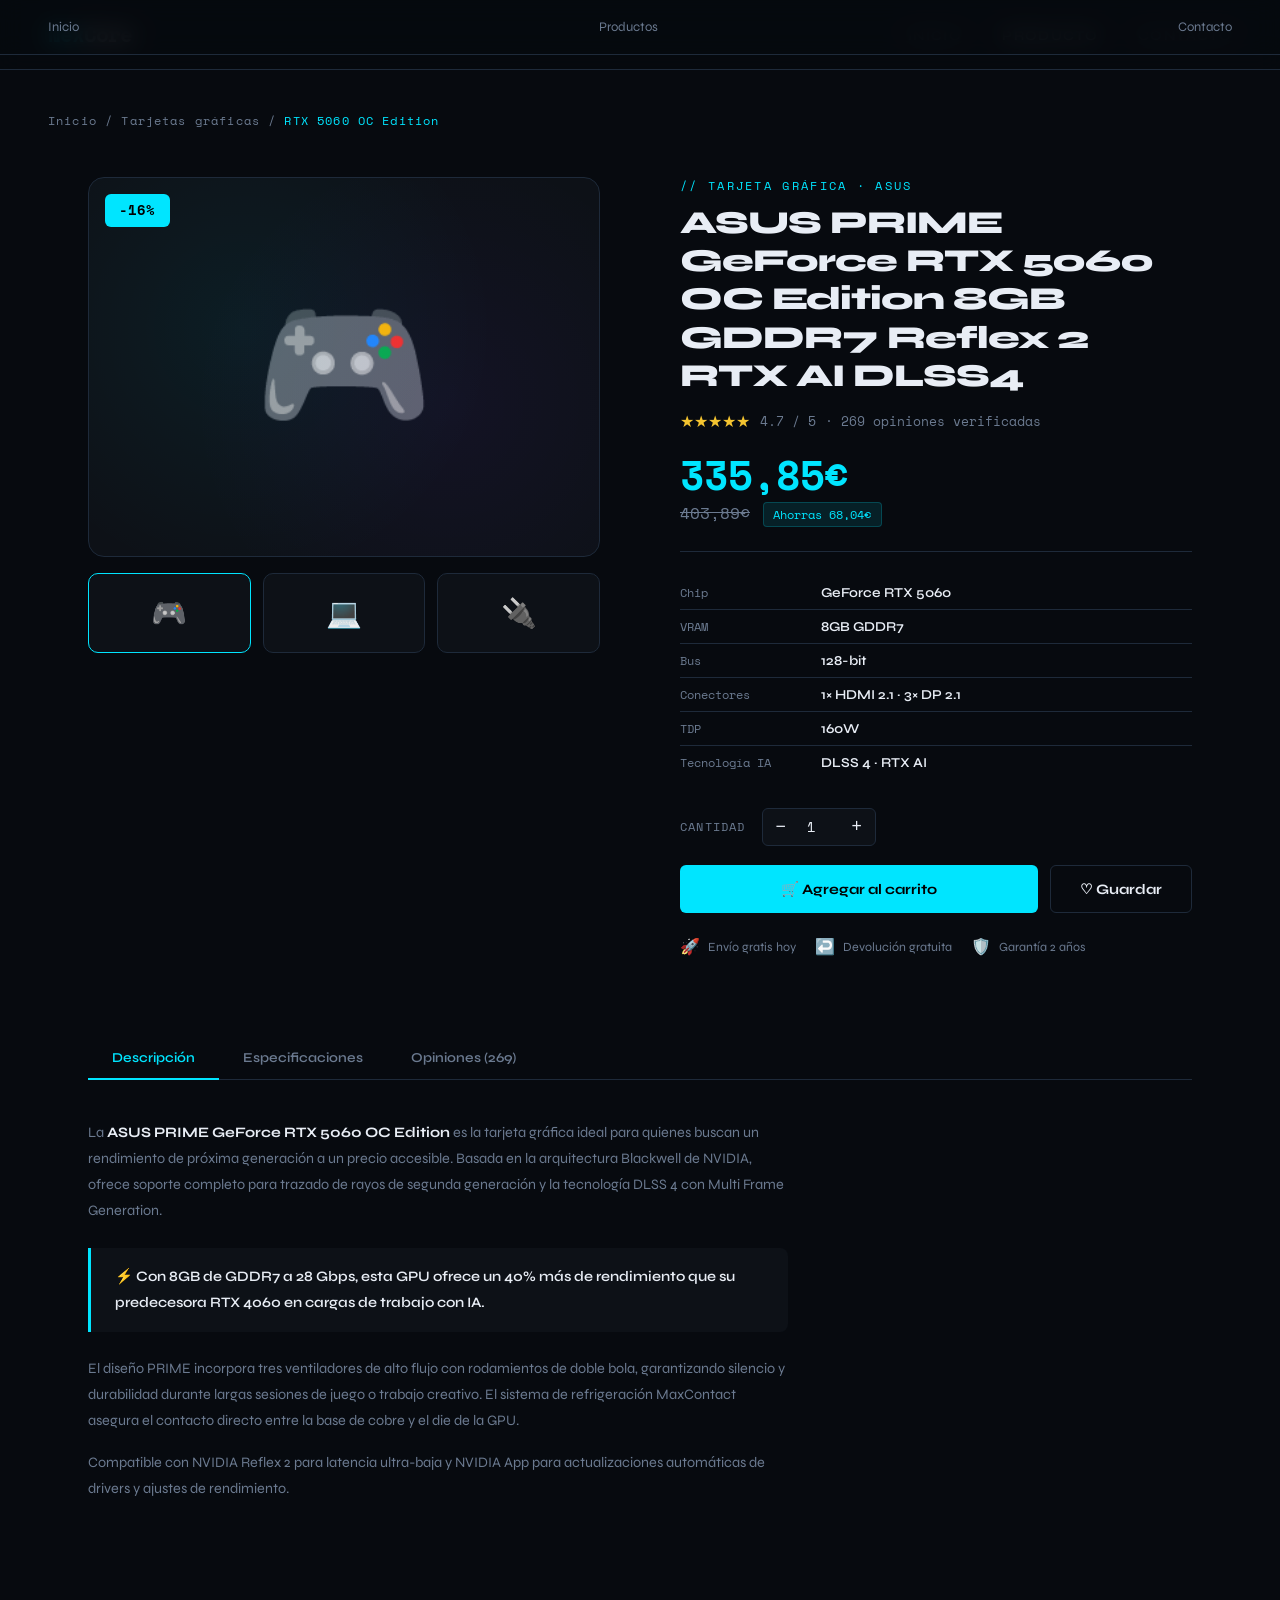
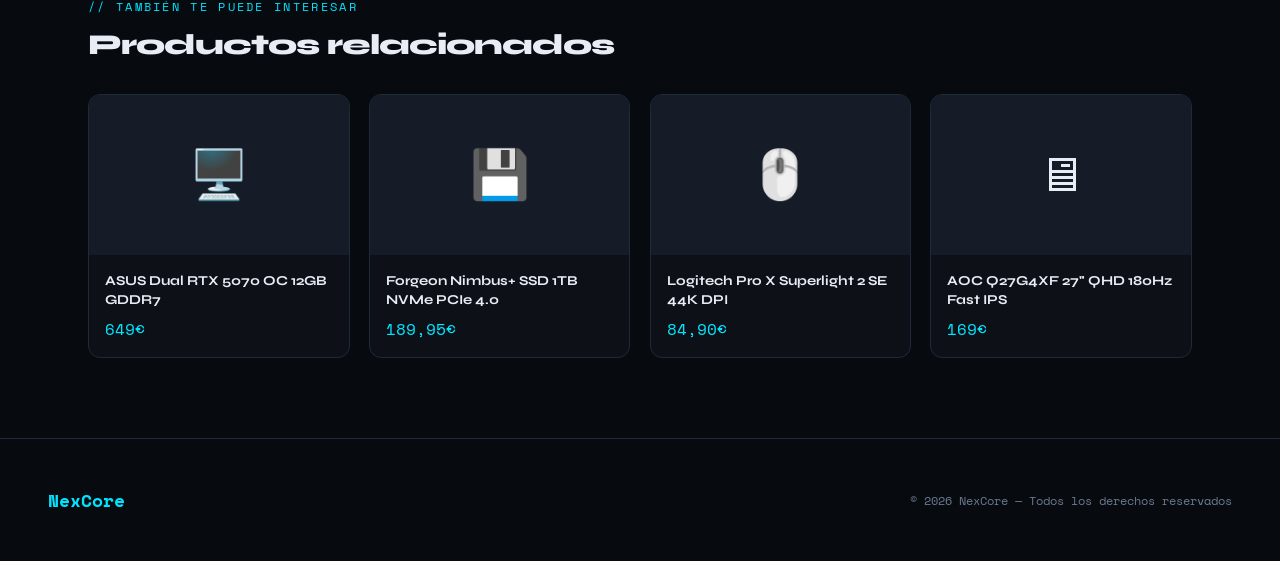
<file: producto/producto.html>
<!DOCTYPE html>
<html lang="es">
<head>
  <meta charset="UTF-8"/>
  <meta name="viewport" content="width=device-width, initial-scale=1.0"/>
  <title>NexCore — RTX 5060 OC Edition</title>
  <link rel="preconnect" href="https://fonts.googleapis.com">
  <link href="https://fonts.googleapis.com/css2?family=Space+Mono:wght@400;700&family=Syne:wght@400;600;700;800&display=swap" rel="stylesheet">
  <style>
    *, *::before, *::after { box-sizing: border-box; margin: 0; padding: 0; }
    :root {
      --bg: #070a0f; --surface: #0d1117; --surface2: #151c27;
      --border: #1e2a3a; --accent: #00e5ff; --accent2: #7b2fff;
      --text: #e8edf5; --muted: #6b7a90;
      --mono: 'Space Mono', monospace; --sans: 'Syne', sans-serif;
    }
    body { background: var(--bg); color: var(--text); font-family: var(--sans); overflow-x: hidden; }

    nav {
      position: fixed; top: 0; left: 0; right: 0; z-index: 100;
      display: flex; align-items: center; justify-content: space-between;
      padding: 1.2rem 3rem;
      background: rgba(7,10,15,0.85);
      backdrop-filter: blur(12px);
      border-bottom: 1px solid var(--border);
    }
    .nav-logo { font-family: var(--mono); font-size: 1.3rem; font-weight: 700; color: var(--accent); letter-spacing: -1px; text-decoration: none; }
    .nav-logo span { color: var(--text); }
    .nav-links { display: flex; gap: 2.5rem; list-style: none; }
    .nav-links a { text-decoration: none; color: var(--muted); font-size: 0.85rem; font-weight: 600; letter-spacing: 0.1em; text-transform: uppercase; transition: color 0.2s; }
    .nav-links a:hover { color: var(--accent); }
    .nav-links a.active { color: var(--text); }

    .breadcrumb {
      padding: 7rem 3rem 0;
      font-family: var(--mono);
      font-size: 0.72rem;
      color: var(--muted);
      letter-spacing: 0.1em;
    }
    .breadcrumb a { color: var(--muted); text-decoration: none; }
    .breadcrumb a:hover { color: var(--accent); }
    .breadcrumb span { color: var(--accent); }

    /* ── PRODUCT LAYOUT ── */
    .product-wrap {
      max-width: 1200px;
      margin: 0 auto;
      padding: 3rem 3rem 5rem;
      display: grid;
      grid-template-columns: 1fr 1fr;
      gap: 5rem;
      align-items: start;
    }
    @media(max-width: 768px) {
      .product-wrap { grid-template-columns: 1fr; gap: 2rem; }
    }

    /* LEFT — IMAGE */
    .product-gallery { position: sticky; top: 6rem; }
    .main-img {
      background: var(--surface);
      border: 1px solid var(--border);
      border-radius: 16px;
      height: 380px;
      display: flex; align-items: center; justify-content: center;
      font-size: 9rem;
      position: relative;
      overflow: hidden;
      margin-bottom: 1rem;
    }
    .main-img::before {
      content: '';
      position: absolute; inset: 0;
      background: radial-gradient(circle at 30% 40%, rgba(0,229,255,0.06), transparent 60%),
                  radial-gradient(circle at 70% 60%, rgba(123,47,255,0.06), transparent 60%);
    }
    .badge-big {
      position: absolute; top: 16px; left: 16px;
      background: var(--accent); color: #000;
      font-family: var(--mono); font-weight: 700;
      font-size: 0.85rem; padding: 0.4rem 0.9rem;
      border-radius: 6px;
    }
    .thumbs { display: flex; gap: 0.75rem; }
    .thumb {
      flex: 1;
      background: var(--surface); border: 1px solid var(--border);
      border-radius: 10px; height: 80px;
      display: flex; align-items: center; justify-content: center;
      font-size: 1.8rem; cursor: pointer; transition: border-color 0.2s;
    }
    .thumb:hover, .thumb.active { border-color: var(--accent); }

    /* RIGHT — INFO */
    .product-info {}
    .product-category {
      font-family: var(--mono); font-size: 0.72rem;
      letter-spacing: 0.2em; text-transform: uppercase;
      color: var(--accent); margin-bottom: 0.6rem;
    }
    .product-name {
      font-size: clamp(1.4rem, 3vw, 2rem);
      font-weight: 800; letter-spacing: -1px;
      line-height: 1.2; margin-bottom: 1rem;
    }
    .product-rating {
      display: flex; align-items: center; gap: 0.6rem;
      margin-bottom: 1.5rem;
    }
    .stars { color: #f4c430; font-size: 1rem; }
    .rating-text { font-family: var(--mono); font-size: 0.8rem; color: var(--muted); }
    .price-block { margin-bottom: 1.5rem; }
    .price-now {
      font-family: var(--mono); font-size: 2.5rem;
      font-weight: 700; color: var(--accent);
      display: block; line-height: 1;
    }
    .price-old {
      font-family: var(--mono); font-size: 1rem;
      color: var(--muted); text-decoration: line-through;
    }
    .price-save {
      display: inline-block;
      background: rgba(0,229,255,0.1); border: 1px solid rgba(0,229,255,0.2);
      color: var(--accent); font-family: var(--mono);
      font-size: 0.75rem; padding: 0.2rem 0.6rem;
      border-radius: 4px; margin-left: 0.6rem;
    }

    .divider { border: none; border-top: 1px solid var(--border); margin: 1.5rem 0; }

    .spec-list { margin-bottom: 1.8rem; }
    .spec-item {
      display: flex; align-items: center; gap: 0.7rem;
      padding: 0.5rem 0;
      border-bottom: 1px solid var(--border);
      font-size: 0.85rem;
    }
    .spec-item:last-child { border-bottom: none; }
    .spec-label { color: var(--muted); min-width: 130px; font-family: var(--mono); font-size: 0.75rem; }
    .spec-val { font-weight: 600; }
    .spec-check { color: var(--accent); margin-right: 0.2rem; }

    .qty-row {
      display: flex; align-items: center; gap: 1rem; margin-bottom: 1.2rem;
    }
    .qty-label { font-family: var(--mono); font-size: 0.75rem; color: var(--muted); letter-spacing: 0.1em; text-transform: uppercase; }
    .qty-ctrl {
      display: flex; align-items: center;
      background: var(--surface); border: 1px solid var(--border);
      border-radius: 6px; overflow: hidden;
    }
    .qty-btn {
      width: 36px; height: 36px;
      background: none; border: none; color: var(--text);
      font-size: 1.1rem; cursor: pointer;
      transition: background 0.2s;
    }
    .qty-btn:hover { background: var(--border); }
    #qty {
      width: 40px; height: 36px;
      background: none; border: none;
      text-align: center; color: var(--text);
      font-family: var(--mono); font-size: 0.9rem;
    }

    .cta-row { display: flex; gap: 0.8rem; margin-bottom: 1.5rem; flex-wrap: wrap; }
    .btn {
      display: inline-block; padding: 0.9rem 1.8rem;
      border-radius: 6px; font-family: var(--sans); font-weight: 700;
      font-size: 0.9rem; text-decoration: none; cursor: pointer;
      transition: all 0.25s; border: none;
    }
    .btn-primary { background: var(--accent); color: #000; flex: 1; text-align: center; min-width: 160px; }
    .btn-primary:hover { background: #fff; box-shadow: 0 0 30px rgba(0,229,255,0.4); transform: translateY(-2px); }
    .btn-ghost { background: transparent; color: var(--text); border: 1px solid var(--border); }
    .btn-ghost:hover { border-color: var(--accent); color: var(--accent); }

    .trust-row {
      display: flex; gap: 1.2rem; flex-wrap: wrap;
    }
    .trust-item {
      display: flex; align-items: center; gap: 0.5rem;
      font-size: 0.78rem; color: var(--muted);
    }
    .trust-item span { font-size: 1rem; }

    /* ── TABS ── */
    .tabs-section {
      max-width: 1200px; margin: 0 auto; padding: 0 3rem 5rem;
    }
    .tabs-nav {
      display: flex; gap: 0;
      border-bottom: 1px solid var(--border);
      margin-bottom: 2.5rem;
    }
    .tab-btn {
      padding: 0.8rem 1.5rem;
      background: none; border: none;
      color: var(--muted); font-family: var(--sans); font-weight: 600;
      font-size: 0.85rem; cursor: pointer;
      border-bottom: 2px solid transparent;
      margin-bottom: -1px; transition: all 0.2s;
    }
    .tab-btn.active { color: var(--accent); border-bottom-color: var(--accent); }
    .tab-btn:hover:not(.active) { color: var(--text); }
    .tab-panel { display: none; }
    .tab-panel.active { display: block; }

    .specs-table { width: 100%; border-collapse: collapse; }
    .specs-table tr { border-bottom: 1px solid var(--border); }
    .specs-table td { padding: 0.8rem 1rem; font-size: 0.87rem; }
    .specs-table td:first-child { color: var(--muted); font-family: var(--mono); font-size: 0.75rem; width: 35%; }
    .specs-table td:last-child { font-weight: 600; }

    .desc-text { color: var(--muted); line-height: 1.8; font-size: 0.9rem; max-width: 700px; }
    .desc-text p { margin-bottom: 1rem; }
    .desc-highlight {
      background: var(--surface); border-left: 3px solid var(--accent);
      padding: 1rem 1.5rem; border-radius: 0 8px 8px 0;
      margin: 1.5rem 0; color: var(--text); font-weight: 600;
    }

    .reviews-list { display: flex; flex-direction: column; gap: 1.2rem; }
    .review-card {
      background: var(--surface); border: 1px solid var(--border);
      border-radius: 10px; padding: 1.2rem 1.5rem;
    }
    .review-header { display: flex; align-items: center; gap: 0.8rem; margin-bottom: 0.5rem; }
    .review-avatar {
      width: 36px; height: 36px; border-radius: 50%;
      background: var(--surface2); display: flex; align-items: center;
      justify-content: center; font-size: 0.9rem; border: 1px solid var(--border);
    }
    .review-name { font-weight: 700; font-size: 0.9rem; }
    .review-date { font-family: var(--mono); font-size: 0.7rem; color: var(--muted); }
    .review-text { font-size: 0.85rem; color: var(--muted); line-height: 1.6; }

    /* ── RELATED ── */
    .related-section {
      max-width: 1200px; margin: 0 auto; padding: 0 3rem 5rem;
    }
    .section-tag { font-family: var(--mono); font-size: 0.72rem; letter-spacing: 0.2em; text-transform: uppercase; color: var(--accent); margin-bottom: 0.8rem; }
    .section-title { font-size: 1.8rem; font-weight: 800; letter-spacing: -1px; margin-bottom: 2rem; }
    .related-grid {
      display: grid; grid-template-columns: repeat(auto-fill, minmax(240px, 1fr)); gap: 1.2rem;
    }
    .card {
      background: var(--surface); border: 1px solid var(--border); border-radius: 12px;
      overflow: hidden; transition: border-color 0.25s, transform 0.25s;
    }
    .card:hover { border-color: var(--accent); transform: translateY(-4px); }
    .card-img {
      width: 100%; height: 160px; display: flex; align-items: center; justify-content: center;
      background: var(--surface2); font-size: 3rem;
    }
    .card-body { padding: 1rem; }
    .card-name { font-size: 0.85rem; font-weight: 700; margin-bottom: 0.5rem; line-height: 1.4; }
    .card-price { font-family: var(--mono); font-size: 1rem; color: var(--accent); }

    footer {
      border-top: 1px solid var(--border); padding: 3rem;
      display: flex; justify-content: space-between; align-items: center; flex-wrap: wrap; gap: 1rem;
    }
    .footer-logo { font-family: var(--mono); font-size: 1.1rem; color: var(--accent); text-decoration: none; font-weight: 700; }
    .footer-copy { font-size: 0.78rem; color: var(--muted); font-family: var(--mono); }
    .footer-nav { display: flex; gap: 2rem; flex-wrap: wrap; }
    .footer-nav a { color: var(--muted); text-decoration: none; font-size: 0.82rem; transition: color 0.2s; }
    .footer-nav a:hover { color: var(--accent); }

    /* cart toast */
    .toast {
      position: fixed; bottom: 2rem; right: 2rem;
      background: var(--surface); border: 1px solid var(--accent);
      border-radius: 10px; padding: 1rem 1.5rem;
      display: flex; align-items: center; gap: 0.8rem;
      transform: translateY(100px); opacity: 0;
      transition: all 0.4s cubic-bezier(.34,1.56,.64,1);
      z-index: 999; font-size: 0.88rem;
    }
    .toast.show { transform: translateY(0); opacity: 1; }
    .toast-icon { font-size: 1.3rem; }
    .toast-msg strong { display: block; font-weight: 700; }
    .toast-msg span { color: var(--muted); font-size: 0.78rem; }
  </style>
</head>
<body>

<nav>
  <a href="index.html" class="nav-logo">Nex<span>Core</span></a>
  <ul class="nav-links">
    <li><a href="index.html">Inicio</a></li>
    <li><a href="producto.html" class="active">Producto</a></li>
    <li><a href="contacto.html">Contacto</a></li>
  </ul>
</nav>

<div class="breadcrumb">
  <a href="index.html">Inicio</a> / <a href="#">Tarjetas gráficas</a> / <span>RTX 5060 OC Edition</span>
</div>

<div class="product-wrap">
  <!-- GALLERY -->
  <div class="product-gallery">
    <div class="main-img" id="mainImg">
      <span id="mainEmoji">🎮</span>
      <div class="badge-big">-16%</div>
    </div>
    <div class="thumbs">
      <div class="thumb active" onclick="changeImg('🎮', this)">🎮</div>
      <div class="thumb" onclick="changeImg('💻', this)">💻</div>
      <div class="thumb" onclick="changeImg('🔌', this)">🔌</div>
    </div>
  </div>

  <!-- INFO -->
  <div class="product-info">
    <p class="product-category">// Tarjeta gráfica · ASUS</p>
    <h1 class="product-name">ASUS PRIME GeForce RTX 5060 OC Edition 8GB GDDR7 Reflex 2 RTX AI DLSS4</h1>

    <div class="product-rating">
      <span class="stars">★★★★★</span>
      <span class="rating-text">4.7 / 5</span>
      <span class="rating-text">· 269 opiniones verificadas</span>
    </div>

    <div class="price-block">
      <span class="price-now">335,85€</span>
      <div style="margin-top:0.4rem;">
        <span class="price-old">403,89€</span>
        <span class="price-save">Ahorras 68,04€</span>
      </div>
    </div>

    <hr class="divider"/>

    <div class="spec-list">
      <div class="spec-item"><span class="spec-label">Chip</span><span class="spec-val">GeForce RTX 5060</span></div>
      <div class="spec-item"><span class="spec-label">VRAM</span><span class="spec-val">8GB GDDR7</span></div>
      <div class="spec-item"><span class="spec-label">Bus</span><span class="spec-val">128-bit</span></div>
      <div class="spec-item"><span class="spec-label">Conectores</span><span class="spec-val">1× HDMI 2.1 · 3× DP 2.1</span></div>
      <div class="spec-item"><span class="spec-label">TDP</span><span class="spec-val">160W</span></div>
      <div class="spec-item"><span class="spec-label">Tecnología IA</span><span class="spec-val">DLSS 4 · RTX AI</span></div>
    </div>

    <div class="qty-row">
      <span class="qty-label">Cantidad</span>
      <div class="qty-ctrl">
        <button class="qty-btn" onclick="changeQty(-1)">−</button>
        <input type="number" id="qty" value="1" min="1" max="99" readonly/>
        <button class="qty-btn" onclick="changeQty(1)">+</button>
      </div>
    </div>

    <div class="cta-row">
      <button class="btn btn-primary" onclick="addToCart()">🛒 Agregar al carrito</button>
      <button class="btn btn-ghost">♡ Guardar</button>
    </div>

    <div class="trust-row">
      <div class="trust-item"><span>🚀</span> Envío gratis hoy</div>
      <div class="trust-item"><span>↩️</span> Devolución gratuita</div>
      <div class="trust-item"><span>🛡️</span> Garantía 2 años</div>
    </div>
  </div>
</div>

<!-- TABS -->
<div class="tabs-section">
  <div class="tabs-nav">
    <button class="tab-btn active" onclick="switchTab('desc', this)">Descripción</button>
    <button class="tab-btn" onclick="switchTab('specs', this)">Especificaciones</button>
    <button class="tab-btn" onclick="switchTab('reviews', this)">Opiniones (269)</button>
  </div>

  <div class="tab-panel active" id="tab-desc">
    <div class="desc-text">
      <p>La <strong style="color:var(--text)">ASUS PRIME GeForce RTX 5060 OC Edition</strong> es la tarjeta gráfica ideal para quienes buscan un rendimiento de próxima generación a un precio accesible. Basada en la arquitectura Blackwell de NVIDIA, ofrece soporte completo para trazado de rayos de segunda generación y la tecnología DLSS 4 con Multi Frame Generation.</p>
      <div class="desc-highlight">
        ⚡ Con 8GB de GDDR7 a 28 Gbps, esta GPU ofrece un 40% más de rendimiento que su predecesora RTX 4060 en cargas de trabajo con IA.
      </div>
      <p>El diseño PRIME incorpora tres ventiladores de alto flujo con rodamientos de doble bola, garantizando silencio y durabilidad durante largas sesiones de juego o trabajo creativo. El sistema de refrigeración MaxContact asegura el contacto directo entre la base de cobre y el die de la GPU.</p>
      <p>Compatible con NVIDIA Reflex 2 para latencia ultra-baja y NVIDIA App para actualizaciones automáticas de drivers y ajustes de rendimiento.</p>
    </div>
  </div>

  <div class="tab-panel" id="tab-specs">
    <table class="specs-table">
      <tr><td>Marca</td><td>ASUS</td></tr>
      <tr><td>Modelo</td><td>PRIME-RTX5060-O8G</td></tr>
      <tr><td>GPU</td><td>NVIDIA GeForce RTX 5060</td></tr>
      <tr><td>Arquitectura</td><td>Blackwell</td></tr>
      <tr><td>Memoria</td><td>8 GB GDDR7</td></tr>
      <tr><td>Velocidad memoria</td><td>28 Gbps</td></tr>
      <tr><td>Bus de memoria</td><td>128-bit</td></tr>
      <tr><td>CUDA Cores</td><td>3840</td></tr>
      <tr><td>Boost Clock</td><td>2610 MHz</td></tr>
      <tr><td>Salidas de video</td><td>1× HDMI 2.1, 3× DisplayPort 2.1</td></tr>
      <tr><td>Alimentación</td><td>1× PCIe 16-pin (adaptador incluido)</td></tr>
      <tr><td>TDP</td><td>160 W</td></tr>
      <tr><td>PSU recomendada</td><td>650 W</td></tr>
      <tr><td>Dimensiones</td><td>282 × 120 × 46 mm</td></tr>
      <tr><td>DirectX</td><td>12 Ultimate</td></tr>
      <tr><td>Tecnologías IA</td><td>DLSS 4, RTX AI, Reflex 2</td></tr>
      <tr><td>Garantía</td><td>2 años ASUS</td></tr>
    </table>
  </div>

  <div class="tab-panel" id="tab-reviews">
    <div class="reviews-list">
      <div class="review-card">
        <div class="review-header">
          <div class="review-avatar">😊</div>
          <div>
            <p class="review-name">Carlos M.</p>
            <p class="review-date">Verificado · Marzo 2026</p>
          </div>
          <span class="stars" style="margin-left:auto">★★★★★</span>
        </div>
        <p class="review-text">Increíble rendimiento por el precio. En 1080p y 1440p va como la seda. El DLSS 4 es una revolución. Temperatura máxima de 68°C en carga total. Muy recomendable.</p>
      </div>
      <div class="review-card">
        <div class="review-header">
          <div class="review-avatar">🎮</div>
          <div>
            <p class="review-name">Ana P.</p>
            <p class="review-date">Verificado · Febrero 2026</p>
          </div>
          <span class="stars" style="margin-left:auto">★★★★☆</span>
        </div>
        <p class="review-text">Buena tarjeta para el precio. Bastante silenciosa. Le quito una estrella porque los 8GB se quedan algo justos en algunos juegos con texturas a ultra en 4K.</p>
      </div>
      <div class="review-card">
        <div class="review-header">
          <div class="review-avatar">🔧</div>
          <div>
            <p class="review-name">Roberto S.</p>
            <p class="review-date">Verificado · Enero 2026</p>
          </div>
          <span class="stars" style="margin-left:auto">★★★★★</span>
        </div>
        <p class="review-text">La uso para render en Blender y edición en Premiere. Una bestia. El soporte CUDA es completo y el rendimiento con IA (DLSS, RTX AI) es impresionante.</p>
      </div>
    </div>
  </div>
</div>

<!-- RELATED -->
<div class="related-section">
  <p class="section-tag">// También te puede interesar</p>
  <h2 class="section-title">Productos relacionados</h2>
  <div class="related-grid">
    <div class="card">
      <div class="card-img">🖥️</div>
      <div class="card-body">
        <p class="card-name">ASUS Dual RTX 5070 OC 12GB GDDR7</p>
        <p class="card-price">649€</p>
      </div>
    </div>
    <div class="card">
      <div class="card-img">💾</div>
      <div class="card-body">
        <p class="card-name">Forgeon Nimbus+ SSD 1TB NVMe PCIe 4.0</p>
        <p class="card-price">189,95€</p>
      </div>
    </div>
    <div class="card">
      <div class="card-img">🖱️</div>
      <div class="card-body">
        <p class="card-name">Logitech Pro X Superlight 2 SE 44K DPI</p>
        <p class="card-price">84,90€</p>
      </div>
    </div>
    <div class="card">
      <div class="card-img">🖥</div>
      <div class="card-body">
        <p class="card-name">AOC Q27G4XF 27" QHD 180Hz Fast IPS</p>
        <p class="card-price">169€</p>
      </div>
    </div>
  </div>
</div>

<footer>
  <a href="index.html" class="footer-logo">NexCore</a>
  <nav class="footer-nav">
    <a href="index.html">Inicio</a>
    <a href="producto.html">Productos</a>
    <a href="contacto.html">Contacto</a>
  </nav>
  <p class="footer-copy">© 2026 NexCore — Todos los derechos reservados</p>
</footer>

<!-- TOAST -->
<div class="toast" id="toast">
  <span class="toast-icon">✅</span>
  <div class="toast-msg">
    <strong>¡Añadido al carrito!</strong>
    <span id="toast-detail">RTX 5060 OC × 1</span>
  </div>
</div>

<script>
  function changeImg(emoji, el) {
    document.getElementById('mainEmoji').textContent = emoji;
    document.querySelectorAll('.thumb').forEach(t => t.classList.remove('active'));
    el.classList.add('active');
  }

  let qty = 1;
  function changeQty(delta) {
    qty = Math.max(1, Math.min(99, qty + delta));
    document.getElementById('qty').value = qty;
  }

  function addToCart() {
    const toast = document.getElementById('toast');
    document.getElementById('toast-detail').textContent = `RTX 5060 OC × ${qty}`;
    toast.classList.add('show');
    setTimeout(() => toast.classList.remove('show'), 3000);
  }

  function switchTab(id, btn) {
    document.querySelectorAll('.tab-panel').forEach(p => p.classList.remove('active'));
    document.querySelectorAll('.tab-btn').forEach(b => b.classList.remove('active'));
    document.getElementById('tab-' + id).classList.add('active');
    btn.classList.add('active');
  }
</script>
</body>
</html>
</file>
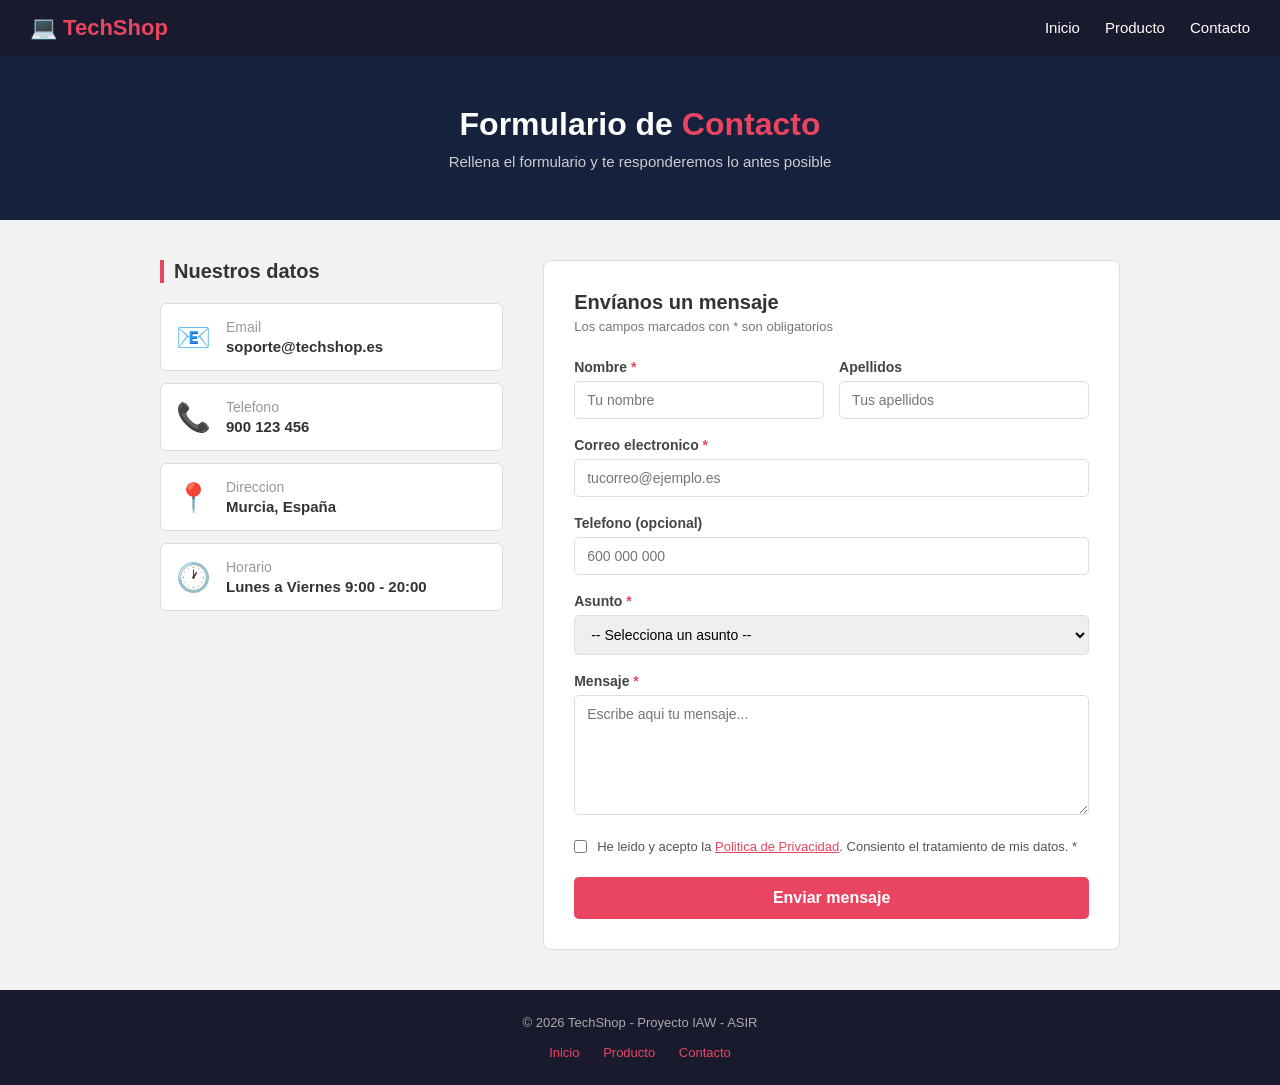
<file: Prueba2/contacto/contacto.html>
<!DOCTYPE html>
<html lang="es">

<head>
	<meta charset="UTF-8" />
	<meta name="viewport" content="width=device-width, initial-scale=1.0" />
	<title>TechShop - Contacto</title>
	<link rel="stylesheet" href="../css/style_contacto.css">
	<script src="../js/formulario_contacto.js"></script>
</head>

<body>

	<!-- MENU -->
	<nav>
		<a href="index.html" class="logo">💻 TechShop</a>
		<ul>
			<li><a href="index.html">Inicio</a></li>
			<li><a href="producto.html">Producto</a></li>
			<li><a href="contacto.html">Contacto</a></li>
		</ul>
	</nav>

	<!-- CABECERA -->
	<div class="cabecera-pagina">
		<h1>Formulario de <span>Contacto</span></h1>
		<p>Rellena el formulario y te responderemos lo antes posible</p>
	</div>

	<!-- CONTENIDO -->
	<div class="contenido">

		<!-- INFO CONTACTO -->
		<div class="info-contacto">
			<h2>Nuestros datos</h2>

			<div class="metodo-contacto">
				<div class="icono">📧</div>
				<div class="texto">
					<h4>Email</h4>
					<p>soporte@techshop.es</p>
				</div>
			</div>

			<div class="metodo-contacto">
				<div class="icono">📞</div>
				<div class="texto">
					<h4>Telefono</h4>
					<p>900 123 456</p>
				</div>
			</div>

			<div class="metodo-contacto">
				<div class="icono">📍</div>
				<div class="texto">
					<h4>Direccion</h4>
					<p>Murcia, España</p>
				</div>
			</div>

			<div class="metodo-contacto">
				<div class="icono">🕐</div>
				<div class="texto">
					<h4>Horario</h4>
					<p>Lunes a Viernes 9:00 - 20:00</p>
				</div>
			</div>
		</div>

		<!-- FORMULARIO -->
		<div class="formulario-wrap">

			<div id="formulario-seccion">
				<h2>Envíanos un mensaje</h2>
				<p class="subtitulo">Los campos marcados con * son obligatorios</p>

				<form id="formulario-contacto">

					<div class="fila-doble">
						<div class="campo">
							<label for="nombre">Nombre <span class="obligatorio">*</span></label>
							<input type="text" id="nombre" placeholder="Tu nombre">
							<p class="mensaje-error" id="error-nombre">El nombre es obligatorio</p>
						</div>
						<div class="campo">
							<label for="apellidos">Apellidos</label>
							<input type="text" id="apellidos" placeholder="Tus apellidos">
						</div>
					</div>

					<div class="campo">
						<label for="email">Correo electronico <span class="obligatorio">*</span></label>
						<input type="email" id="email" placeholder="tucorreo@ejemplo.es">
						<p class="mensaje-error" id="error-email">Introduce un correo electronico valido</p>
					</div>

					<div class="campo">
						<label for="telefono">Telefono (opcional)</label>
						<input type="tel" id="telefono" placeholder="600 000 000">
					</div>

					<div class="campo">
						<label for="asunto">Asunto <span class="obligatorio">*</span></label>
						<select id="asunto">
							<option value="">-- Selecciona un asunto --</option>
							<option>Consulta sobre un producto</option>
							<option>Estado de mi pedido</option>
							<option>Devolucion o garantia</option>
							<option>Problema tecnico</option>
							<option>Otro</option>
						</select>
						<p class="mensaje-error" id="error-asunto">Debes seleccionar un asunto</p>
					</div>

					<div class="campo">
						<label for="mensaje">Mensaje <span class="obligatorio">*</span></label>
						<textarea id="mensaje" placeholder="Escribe aqui tu mensaje..."></textarea>
						<p class="mensaje-error" id="error-mensaje">El mensaje debe tener al menos 10 caracteres</p>
					</div>

					<div class="campo-check">
						<input type="checkbox" id="privacidad">
						<label for="privacidad">
							He leido y acepto la <a href="#">Politica de Privacidad</a>. Consiento el tratamiento de mis
							datos. <span class="obligatorio">*</span>
						</label>
					</div>
					<p class="mensaje-error" id="error-privacidad" style="margin-bottom:10px;">Debes aceptar la politica
						de privacidad</p>

					<button type="submit" class="btn-enviar">Enviar mensaje</button>

				</form>
			</div>

			<!-- MENSAJE DE EXITO -->
			<div id="exito">
				<div class="icono-exito">✅</div>
				<h3>¡Mensaje enviado!</h3>
				<p>Hemos recibido tu consulta. Te responderemos en menos de 24 horas.</p>
				<a href="index.html">Volver al inicio</a>
			</div>

		</div>
	</div>

	<!-- FOOTER -->
	<footer>
		<p>© 2026 TechShop - Proyecto IAW - ASIR</p>
		<br>
		<a href="index.html">Inicio</a>
		<a href="producto.html">Producto</a>
		<a href="contacto.html">Contacto</a>
	</footer>

</body>

</html>
</file>
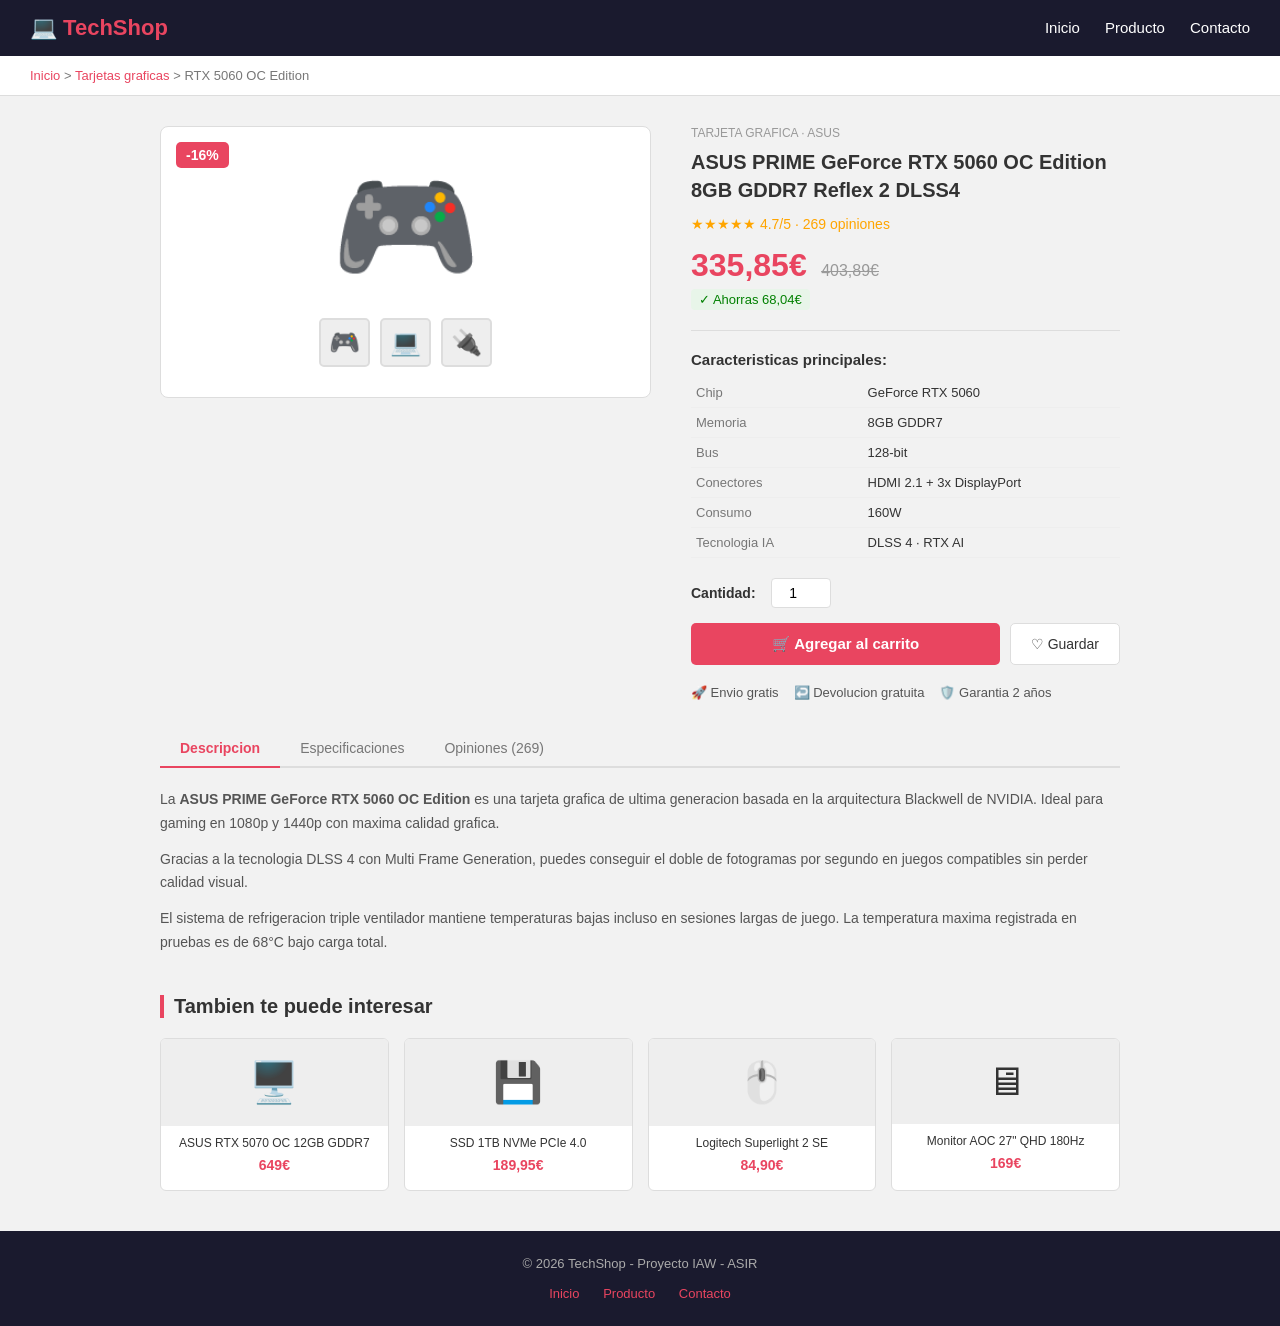
<file: Prueba2/producto/producto.html>
<!DOCTYPE html>
<html lang="es">

<head>
	<meta charset="UTF-8" />
	<meta name="viewport" content="width=device-width, initial-scale=1.0" />
	<title>TechShop - RTX 5060</title>
	<link rel="stylesheet" href="../css/style_producto.css">
	<script src="../js/carrito_contenidos_producto.js"></script>
</head>

<body>

	<!-- MENU -->
	<nav>
		<a href="index.html" class="logo">💻 TechShop</a>
		<ul>
			<li><a href="index.html">Inicio</a></li>
			<li><a href="producto.html">Producto</a></li>
			<li><a href="contacto.html">Contacto</a></li>
		</ul>
	</nav>

	<!-- MIGAS DE PAN -->
	<div class="migas">
		<a href="index.html">Inicio</a> &gt;
		<a href="#">Tarjetas graficas</a> &gt;
		RTX 5060 OC Edition
	</div>

	<!-- CONTENIDO PRINCIPAL -->
	<div class="contenido">

		<!-- IMAGEN -->
		<div class="imagen-producto">
			<div class="badge-descuento">-16%</div>
			<div class="emoji" id="emoji-principal">🎮</div>
			<div class="miniaturas">
				<div class="miniatura" onclick="cambiarEmoji('🎮')">🎮</div>
				<div class="miniatura" onclick="cambiarEmoji('💻')">💻</div>
				<div class="miniatura" onclick="cambiarEmoji('🔌')">🔌</div>
			</div>
		</div>

		<!-- INFO -->
		<div class="info-producto">
			<p class="categoria">Tarjeta Grafica · ASUS</p>
			<h1>ASUS PRIME GeForce RTX 5060 OC Edition 8GB GDDR7 Reflex 2 DLSS4</h1>

			<p class="estrellas">★★★★★ 4.7/5 · 269 opiniones</p>

			<div class="precio-bloque">
				<span class="precio-grande">335,85€</span>
				<span class="precio-tachado">403,89€</span>
				<br>
				<span class="ahorro">✓ Ahorras 68,04€</span>
			</div>

			<hr>

			<div class="especificaciones">
				<h3>Caracteristicas principales:</h3>
				<table>
					<tr>
						<td>Chip</td>
						<td>GeForce RTX 5060</td>
					</tr>
					<tr>
						<td>Memoria</td>
						<td>8GB GDDR7</td>
					</tr>
					<tr>
						<td>Bus</td>
						<td>128-bit</td>
					</tr>
					<tr>
						<td>Conectores</td>
						<td>HDMI 2.1 + 3x DisplayPort</td>
					</tr>
					<tr>
						<td>Consumo</td>
						<td>160W</td>
					</tr>
					<tr>
						<td>Tecnologia IA</td>
						<td>DLSS 4 · RTX AI</td>
					</tr>
				</table>
			</div>

			<!-- MENSAJE CONFIRMACION -->
			<div id="mensaje-carrito">
				✅ Producto añadido al carrito correctamente
			</div>

			<div class="cantidad-row">
				<label for="cantidad">Cantidad:</label>
				<input type="number" id="cantidad" value="1" min="1" max="99">
			</div>

			<div class="botones">
				<button class="btn-carrito" onclick="agregarCarrito()">🛒 Agregar al carrito</button>
				<button class="btn-guardar">♡ Guardar</button>
			</div>

			<div class="garantias">
				<span class="garantia-item">🚀 Envio gratis</span>
				<span class="garantia-item">↩️ Devolucion gratuita</span>
				<span class="garantia-item">🛡️ Garantia 2 años</span>
			</div>
		</div>

	</div>

	<!-- TABS DESCRIPCION / SPECS / OPINIONES -->
	<div class="tabs-section">
		<div class="tabs-nav">
			<button class="tab-btn activo" onclick="cambiarTab('descripcion', this)">Descripcion</button>
			<button class="tab-btn" onclick="cambiarTab('specs', this)">Especificaciones</button>
			<button class="tab-btn" onclick="cambiarTab('opiniones', this)">Opiniones (269)</button>
		</div>

		<div class="tab-contenido activo" id="tab-descripcion">
			<p>La <strong>ASUS PRIME GeForce RTX 5060 OC Edition</strong> es una tarjeta grafica de ultima generacion
				basada en la arquitectura Blackwell de NVIDIA. Ideal para gaming en 1080p y 1440p con maxima calidad
				grafica.</p>
			<p>Gracias a la tecnologia DLSS 4 con Multi Frame Generation, puedes conseguir el doble de fotogramas por
				segundo en juegos compatibles sin perder calidad visual.</p>
			<p>El sistema de refrigeracion triple ventilador mantiene temperaturas bajas incluso en sesiones largas de
				juego. La temperatura maxima registrada en pruebas es de 68°C bajo carga total.</p>
		</div>

		<div class="tab-contenido" id="tab-specs">
			<table class="tabla-specs">
				<tr>
					<td>Marca</td>
					<td>ASUS</td>
				</tr>
				<tr>
					<td>Modelo</td>
					<td>PRIME-RTX5060-O8G</td>
				</tr>
				<tr>
					<td>GPU</td>
					<td>NVIDIA GeForce RTX 5060</td>
				</tr>
				<tr>
					<td>Arquitectura</td>
					<td>Blackwell</td>
				</tr>
				<tr>
					<td>Memoria</td>
					<td>8 GB GDDR7</td>
				</tr>
				<tr>
					<td>Velocidad memoria</td>
					<td>28 Gbps</td>
				</tr>
				<tr>
					<td>Bus de memoria</td>
					<td>128-bit</td>
				</tr>
				<tr>
					<td>CUDA Cores</td>
					<td>3840</td>
				</tr>
				<tr>
					<td>Boost Clock</td>
					<td>2610 MHz</td>
				</tr>
				<tr>
					<td>Salidas de video</td>
					<td>1x HDMI 2.1 + 3x DP 2.1</td>
				</tr>
				<tr>
					<td>TDP</td>
					<td>160 W</td>
				</tr>
				<tr>
					<td>PSU recomendada</td>
					<td>650 W</td>
				</tr>
				<tr>
					<td>Dimensiones</td>
					<td>282 x 120 x 46 mm</td>
				</tr>
				<tr>
					<td>Garantia</td>
					<td>2 años</td>
				</tr>
			</table>
		</div>

		<div class="tab-contenido" id="tab-opiniones">
			<div class="opinion">
				<div class="cabecera">
					<span class="nombre">Carlos M.</span>
					<span class="fecha">Marzo 2026 · ★★★★★</span>
				</div>
				<p class="texto">Increible rendimiento por el precio. En 1080p y 1440p va muy bien. El DLSS 4 es una
					pasada. Temperatura maxima 68°C. Muy recomendable.</p>
			</div>
			<div class="opinion">
				<div class="cabecera">
					<span class="nombre">Ana P.</span>
					<span class="fecha">Febrero 2026 · ★★★★☆</span>
				</div>
				<p class="texto">Buena tarjeta para el precio. Bastante silenciosa. Le quito una estrella porque los 8GB
					se quedan algo justos en 4K con texturas ultra.</p>
			</div>
			<div class="opinion">
				<div class="cabecera">
					<span class="nombre">Roberto S.</span>
					<span class="fecha">Enero 2026 · ★★★★★</span>
				</div>
				<p class="texto">La uso para Blender y Premiere. Una bestia para el precio. El soporte CUDA es completo
					y el rendimiento con IA es muy bueno.</p>
			</div>
		</div>
	</div>

	<!-- PRODUCTOS RELACIONADOS -->
	<div class="relacionados">
		<h2>Tambien te puede interesar</h2>
		<div class="grid-relacionados">
			<div class="tarjeta-rel">
				<div class="img-rel">🖥️</div>
				<div class="info-rel">
					<p>ASUS RTX 5070 OC 12GB GDDR7</p>
					<p class="prec">649€</p>
				</div>
			</div>
			<div class="tarjeta-rel">
				<div class="img-rel">💾</div>
				<div class="info-rel">
					<p>SSD 1TB NVMe PCIe 4.0</p>
					<p class="prec">189,95€</p>
				</div>
			</div>
			<div class="tarjeta-rel">
				<div class="img-rel">🖱️</div>
				<div class="info-rel">
					<p>Logitech Superlight 2 SE</p>
					<p class="prec">84,90€</p>
				</div>
			</div>
			<div class="tarjeta-rel">
				<div class="img-rel">🖥</div>
				<div class="info-rel">
					<p>Monitor AOC 27" QHD 180Hz</p>
					<p class="prec">169€</p>
				</div>
			</div>
		</div>
	</div>

	<!-- FOOTER -->
	<footer>
		<p>© 2026 TechShop - Proyecto IAW - ASIR</p>
		<br>
		<a href="index.html">Inicio</a>
		<a href="producto.html">Producto</a>
		<a href="contacto.html">Contacto</a>
	</footer>

</body>

</html>
</file>
<file: Prueba2/css/style_index.css>
* {
    margin: 0;
    padding: 0;
    box-sizing: border-box;
}

body {
    font-family: Arial, sans-serif;
    background-color: #f2f2f2;
    color: #333;
}

/* NAVBAR */
nav {
    background-color: #1a1a2e;
    padding: 15px 30px;
    display: flex;
    justify-content: space-between;
    align-items: center;
}

nav .logo {
    color: #e94560;
    font-size: 22px;
    font-weight: bold;
    text-decoration: none;
}

nav ul {
    list-style: none;
    display: flex;
    gap: 25px;
}

nav ul a {
    color: white;
    text-decoration: none;
    font-size: 15px;
}

nav ul a:hover {
    color: #e94560;
    text-decoration: underline;
}

/* HEADER / BANNER */
.banner {
    background-color: #16213e;
    color: white;
    text-align: center;
    padding: 80px 20px;
}

.banner h1 {
    font-size: 40px;
    margin-bottom: 15px;
}

.banner h1 span {
    color: #e94560;
}

.banner p {
    font-size: 16px;
    color: #cccccc;
    margin-bottom: 30px;
    max-width: 500px;
    margin-left: auto;
    margin-right: auto;
}

.banner a {
    background-color: #e94560;
    color: white;
    padding: 12px 30px;
    text-decoration: none;
    border-radius: 5px;
    font-size: 15px;
    margin: 0 8px;
}

.banner a:hover {
    background-color: #c73652;
}

.banner a.btn-outline {
    background-color: transparent;
    border: 2px solid white;
}

.banner a.btn-outline:hover {
    background-color: white;
    color: #16213e;
}

/* INFO BAR */
.info-bar {
    background-color: #e94560;
    color: white;
    display: flex;
    justify-content: center;
    gap: 50px;
    padding: 15px;
    flex-wrap: wrap;
}

.info-bar div {
    text-align: center;
    font-size: 14px;
}

.info-bar div strong {
    display: block;
    font-size: 18px;
}

/* PRODUCTS SECTION */
.productos {
    max-width: 1100px;
    margin: 50px auto;
    padding: 0 20px;
}

.productos h2 {
    font-size: 26px;
    margin-bottom: 5px;
    border-left: 4px solid #e94560;
    padding-left: 12px;
}

.productos p.subtitulo {
    color: #777;
    margin-bottom: 30px;
    font-size: 14px;
}

.grid-productos {
    display: grid;
    grid-template-columns: repeat(3, 1fr);
    gap: 20px;
}

.tarjeta {
    background-color: white;
    border: 1px solid #ddd;
    border-radius: 8px;
    overflow: hidden;
}

.tarjeta:hover {
    border-color: #e94560;
    box-shadow: 0 4px 12px rgba(0,0,0,0.1);
}

.tarjeta-img {
    background-color: #eee;
    height: 170px;
    display: flex;
    align-items: center;
    justify-content: center;
    font-size: 60px;
    position: relative;
}

.descuento {
    position: absolute;
    top: 10px;
    left: 10px;
    background-color: #e94560;
    color: white;
    font-size: 12px;
    font-weight: bold;
    padding: 3px 8px;
    border-radius: 4px;
}

.tarjeta-body {
    padding: 15px;
}

.tarjeta-body .categoria {
    font-size: 11px;
    color: #999;
    text-transform: uppercase;
    margin-bottom: 5px;
}

.tarjeta-body h3 {
    font-size: 14px;
    margin-bottom: 8px;
    line-height: 1.4;
}

.tarjeta-body .estrellas {
    color: orange;
    font-size: 13px;
    margin-bottom: 8px;
}

.tarjeta-body .precio-actual {
    font-size: 18px;
    font-weight: bold;
    color: #e94560;
}

.tarjeta-body .precio-antes {
    font-size: 12px;
    color: #999;
    text-decoration: line-through;
    margin-left: 5px;
}

.tarjeta-body a {
    display: inline-block;
    margin-top: 10px;
    padding: 7px 14px;
    background-color: #1a1a2e;
    color: white;
    text-decoration: none;
    border-radius: 4px;
    font-size: 13px;
}

.tarjeta-body a:hover {
    background-color: #e94560;
}

/* POR QUE ELEGIRNOS */
.por-que {
    background-color: #1a1a2e;
    color: white;
    padding: 50px 20px;
    text-align: center;
}

.por-que h2 {
    font-size: 26px;
    margin-bottom: 35px;
}

.por-que h2 span {
    color: #e94560;
}

.ventajas {
    display: flex;
    justify-content: center;
    gap: 30px;
    flex-wrap: wrap;
    max-width: 900px;
    margin: 0 auto;
}

.ventaja {
    background-color: #16213e;
    border: 1px solid #333;
    border-radius: 8px;
    padding: 25px 20px;
    width: 200px;
    text-align: center;
}

.ventaja .icono {
    font-size: 35px;
    margin-bottom: 10px;
}

.ventaja h4 {
    font-size: 14px;
    margin-bottom: 8px;
    color: #e94560;
}

.ventaja p {
    font-size: 12px;
    color: #aaa;
    line-height: 1.5;
}

/* CONTACTO BANNER */
.cta-banner {
    background-color: #e94560;
    color: white;
    text-align: center;
    padding: 50px 20px;
}

.cta-banner h2 {
    font-size: 24px;
    margin-bottom: 10px;
}

.cta-banner p {
    margin-bottom: 20px;
    font-size: 15px;
}

.cta-banner a {
    background-color: white;
    color: #e94560;
    padding: 12px 28px;
    text-decoration: none;
    border-radius: 5px;
    font-weight: bold;
    font-size: 15px;
}

.cta-banner a:hover {
    background-color: #f5f5f5;
}

/* FOOTER */
footer {
    background-color: #1a1a2e;
    color: #aaa;
    text-align: center;
    padding: 25px;
    font-size: 13px;
}

footer a {
    color: #e94560;
    text-decoration: none;
    margin: 0 10px;
}

footer a:hover {
    text-decoration: underline;
}
</file>
<file: Prueba2/css/style_contacto.css>
* {
    margin: 0;
    padding: 0;
    box-sizing: border-box;
}

body {
    font-family: Arial, sans-serif;
    background-color: #f2f2f2;
    color: #333;
}

/* NAVBAR */
nav {
    background-color: #1a1a2e;
    padding: 15px 30px;
    display: flex;
    justify-content: space-between;
    align-items: center;
}

nav .logo {
    color: #e94560;
    font-size: 22px;
    font-weight: bold;
    text-decoration: none;
}

nav ul {
    list-style: none;
    display: flex;
    gap: 25px;
}

nav ul a {
    color: white;
    text-decoration: none;
    font-size: 15px;
}

nav ul a:hover {
    color: #e94560;
    text-decoration: underline;
}

/* CABECERA PAGINA */
.cabecera-pagina {
    background-color: #16213e;
    color: white;
    text-align: center;
    padding: 50px 20px;
}

.cabecera-pagina h1 {
    font-size: 32px;
    margin-bottom: 10px;
}

.cabecera-pagina h1 span {
    color: #e94560;
}

.cabecera-pagina p {
    font-size: 15px;
    color: #ccc;
}

/* CONTENIDO PRINCIPAL */
.contenido {
    max-width: 1000px;
    margin: 40px auto;
    padding: 0 20px;
    display: flex;
    gap: 40px;
    align-items: flex-start;
}

/* COLUMNA IZQUIERDA - INFO */
.info-contacto {
    flex: 1;
}

.info-contacto h2 {
    font-size: 20px;
    margin-bottom: 20px;
    border-left: 4px solid #e94560;
    padding-left: 10px;
}

.metodo-contacto {
    background-color: white;
    border: 1px solid #ddd;
    border-radius: 6px;
    padding: 15px;
    margin-bottom: 12px;
    display: flex;
    align-items: center;
    gap: 15px;
}

.metodo-contacto .icono {
    font-size: 28px;
}

.metodo-contacto .texto h4 {
    font-size: 14px;
    color: #999;
    font-weight: normal;
    margin-bottom: 3px;
}

.metodo-contacto .texto p {
    font-size: 15px;
    font-weight: bold;
}

/* COLUMNA DERECHA - FORMULARIO */
.formulario-wrap {
    flex: 1.5;
    background-color: white;
    border: 1px solid #ddd;
    border-radius: 8px;
    padding: 30px;
}

.formulario-wrap h2 {
    font-size: 20px;
    margin-bottom: 5px;
}

.formulario-wrap p.subtitulo {
    font-size: 13px;
    color: #777;
    margin-bottom: 25px;
}

/* CAMPOS */
.campo {
    margin-bottom: 18px;
}

.campo label {
    display: block;
    font-size: 14px;
    font-weight: bold;
    margin-bottom: 6px;
    color: #444;
}

.campo label .obligatorio {
    color: #e94560;
}

.campo input,
.campo select,
.campo textarea {
    width: 100%;
    padding: 10px 12px;
    border: 1px solid #ddd;
    border-radius: 5px;
    font-size: 14px;
    font-family: Arial, sans-serif;
    outline: none;
}

.campo input:focus,
.campo select:focus,
.campo textarea:focus {
    border-color: #e94560;
}

.campo input.error,
.campo select.error,
.campo textarea.error {
    border-color: red;
    background-color: #fff5f5;
}

.campo textarea {
    resize: vertical;
    min-height: 120px;
}

.mensaje-error {
    display: none;
    color: red;
    font-size: 12px;
    margin-top: 4px;
}

.mensaje-error.visible {
    display: block;
}

/* FILA DE DOS COLUMNAS */
.fila-doble {
    display: flex;
    gap: 15px;
}

.fila-doble .campo {
    flex: 1;
}

/* CHECKBOX */
.campo-check {
    display: flex;
    align-items: flex-start;
    gap: 10px;
    margin-bottom: 10px;
}

.campo-check input[type="checkbox"] {
    margin-top: 3px;
    cursor: pointer;
}

.campo-check label {
    font-size: 13px;
    color: #555;
    line-height: 1.5;
    cursor: pointer;
}

.campo-check label a {
    color: #e94560;
}

/* BOTON ENVIAR */
.btn-enviar {
    width: 100%;
    padding: 12px;
    background-color: #e94560;
    color: white;
    border: none;
    border-radius: 5px;
    font-size: 16px;
    font-weight: bold;
    cursor: pointer;
    margin-top: 10px;
}

.btn-enviar:hover {
    background-color: #c73652;
}

/* MENSAJE EXITO */
#exito {
    display: none;
    text-align: center;
    padding: 40px 20px;
}

#exito .icono-exito {
    font-size: 60px;
    margin-bottom: 15px;
}

#exito h3 {
    font-size: 22px;
    margin-bottom: 10px;
    color: green;
}

#exito p {
    font-size: 14px;
    color: #555;
    margin-bottom: 20px;
}

#exito a {
    display: inline-block;
    padding: 10px 25px;
    background-color: #1a1a2e;
    color: white;
    text-decoration: none;
    border-radius: 5px;
    font-size: 14px;
}

#exito a:hover {
    background-color: #e94560;
}

/* FOOTER */
footer {
    background-color: #1a1a2e;
    color: #aaa;
    text-align: center;
    padding: 25px;
    font-size: 13px;
    margin-top: 40px;
}

footer a {
    color: #e94560;
    text-decoration: none;
    margin: 0 10px;
}

footer a:hover {
    text-decoration: underline;
}
</file>
<file: Prueba2/css/style_producto.css>
* {
    margin: 0;
    padding: 0;
    box-sizing: border-box;
}

body {
    font-family: Arial, sans-serif;
    background-color: #f2f2f2;
    color: #333;
}

/* NAVBAR */
nav {
    background-color: #1a1a2e;
    padding: 15px 30px;
    display: flex;
    justify-content: space-between;
    align-items: center;
}

nav .logo {
    color: #e94560;
    font-size: 22px;
    font-weight: bold;
    text-decoration: none;
}

nav ul {
    list-style: none;
    display: flex;
    gap: 25px;
}

nav ul a {
    color: white;
    text-decoration: none;
    font-size: 15px;
}

nav ul a:hover {
    color: #e94560;
    text-decoration: underline;
}

/* MIGAS DE PAN */
.migas {
    padding: 12px 30px;
    font-size: 13px;
    color: #777;
    background-color: white;
    border-bottom: 1px solid #ddd;
}

.migas a {
    color: #e94560;
    text-decoration: none;
}

.migas a:hover {
    text-decoration: underline;
}

/* CONTENIDO PRINCIPAL */
.contenido {
    max-width: 1000px;
    margin: 30px auto;
    padding: 0 20px;
    display: flex;
    gap: 40px;
    align-items: flex-start;
}

/* IMAGEN PRODUCTO */
.imagen-producto {
    flex: 1;
    background-color: white;
    border: 1px solid #ddd;
    border-radius: 8px;
    padding: 30px;
    text-align: center;
    position: relative;
}

.imagen-producto .emoji {
    font-size: 120px;
}

.badge-descuento {
    position: absolute;
    top: 15px;
    left: 15px;
    background-color: #e94560;
    color: white;
    font-size: 14px;
    font-weight: bold;
    padding: 5px 10px;
    border-radius: 5px;
}

.miniaturas {
    display: flex;
    gap: 10px;
    justify-content: center;
    margin-top: 20px;
}

.miniatura {
    background-color: #eee;
    border: 2px solid #ddd;
    border-radius: 5px;
    padding: 8px;
    font-size: 25px;
    cursor: pointer;
}

.miniatura:hover {
    border-color: #e94560;
}

/* INFO PRODUCTO */
.info-producto {
    flex: 1;
}

.info-producto .categoria {
    font-size: 12px;
    color: #999;
    text-transform: uppercase;
    margin-bottom: 8px;
}

.info-producto h1 {
    font-size: 20px;
    margin-bottom: 12px;
    line-height: 1.4;
}

.estrellas {
    color: orange;
    font-size: 14px;
    margin-bottom: 15px;
}

.precio-bloque {
    margin-bottom: 20px;
}

.precio-grande {
    font-size: 32px;
    font-weight: bold;
    color: #e94560;
}

.precio-tachado {
    font-size: 16px;
    color: #999;
    text-decoration: line-through;
    margin-left: 10px;
}

.ahorro {
    display: inline-block;
    background-color: #e8f5e9;
    color: green;
    font-size: 13px;
    padding: 3px 8px;
    border-radius: 4px;
    margin-top: 5px;
}

/* SEPARADOR */
hr {
    border: none;
    border-top: 1px solid #ddd;
    margin: 20px 0;
}

/* ESPECIFICACIONES */
    .especificaciones {
    margin-bottom: 20px;
}

.especificaciones h3 {
    font-size: 15px;
    margin-bottom: 10px;
}

.especificaciones table {
    width: 100%;
    border-collapse: collapse;
    font-size: 13px;
}

.especificaciones table tr {
    border-bottom: 1px solid #eee;
}

.especificaciones table td {
    padding: 7px 5px;
}

.especificaciones table td:first-child {
    color: #777;
    width: 40%;
}

/* CANTIDAD */
.cantidad-row {
    display: flex;
    align-items: center;
    gap: 15px;
    margin-bottom: 15px;
}

.cantidad-row label {
    font-size: 14px;
    font-weight: bold;
}

.cantidad-row input {
    width: 60px;
    padding: 6px;
    border: 1px solid #ddd;
    border-radius: 4px;
    font-size: 14px;
    text-align: center;
}

/* BOTONES */
.botones {
    display: flex;
    gap: 10px;
    margin-bottom: 20px;
}

.btn-carrito {
    flex: 1;
    padding: 12px;
    background-color: #e94560;
    color: white;
    border: none;
    border-radius: 5px;
    font-size: 15px;
    font-weight: bold;
    cursor: pointer;
}

.btn-carrito:hover {
    background-color: #c73652;
}

.btn-guardar {
    padding: 12px 20px;
    background-color: white;
    color: #333;
    border: 1px solid #ddd;
    border-radius: 5px;
    font-size: 14px;
    cursor: pointer;
}

.btn-guardar:hover {
    border-color: #e94560;
    color: #e94560;
}

/* GARANTIAS */
.garantias {
    display: flex;
    gap: 15px;
    flex-wrap: wrap;
}

.garantia-item {
    display: flex;
    align-items: center;
    gap: 6px;
    font-size: 13px;
    color: #555;
}

/* DESCRIPCION TABS */
.tabs-section {
    max-width: 1000px;
    margin: 0 auto 40px;
    padding: 0 20px;
}

.tabs-nav {
    display: flex;
    border-bottom: 2px solid #ddd;
    margin-bottom: 20px;
}

.tab-btn {
    padding: 10px 20px;
    background: none;
    border: none;
    font-size: 14px;
    cursor: pointer;
    color: #777;
    border-bottom: 2px solid transparent;
    margin-bottom: -2px;
}

.tab-btn.activo {
    color: #e94560;
    border-bottom-color: #e94560;
    font-weight: bold;
}

.tab-btn:hover {
    color: #333;
}

.tab-contenido {
    display: none;
}

.tab-contenido.activo {
    display: block;
}

.tab-contenido p {
    font-size: 14px;
    color: #555;
    line-height: 1.7;
    margin-bottom: 12px;
}

.tabla-specs {
    width: 100%;
    border-collapse: collapse;
    font-size: 14px;
}

.tabla-specs tr {
    border-bottom: 1px solid #eee;
}

.tabla-specs td {
    padding: 9px 10px;
}

.tabla-specs td:first-child {
    color: #777;
    width: 35%;
    background-color: #fafafa;
}

/* OPINIONES */
.opinion {
    background-color: white;
    border: 1px solid #ddd;
    border-radius: 6px;
    padding: 15px;
    margin-bottom: 12px;
}

.opinion .cabecera {
    display: flex;
    justify-content: space-between;
    margin-bottom: 8px;
}

.opinion .nombre {
    font-weight: bold;
    font-size: 14px;
}

.opinion .fecha {
    font-size: 12px;
    color: #999;
}

.opinion .texto {
    font-size: 13px;
    color: #555;
    line-height: 1.6;
}

/* PRODUCTOS RELACIONADOS */
.relacionados {
    max-width: 1000px;
    margin: 0 auto 40px;
    padding: 0 20px;
}

.relacionados h2 {
    font-size: 20px;
    margin-bottom: 20px;
    border-left: 4px solid #e94560;
    padding-left: 10px;
}

.grid-relacionados {
    display: grid;
    grid-template-columns: repeat(4, 1fr);
    gap: 15px;
}

.tarjeta-rel {
    background-color: white;
    border: 1px solid #ddd;
    border-radius: 6px;
    overflow: hidden;
    text-align: center;
}

.tarjeta-rel:hover {
    border-color: #e94560;
}

.tarjeta-rel .img-rel {
    background-color: #eee;
    padding: 20px;
    font-size: 40px;
}

.tarjeta-rel .info-rel {
    padding: 10px;
}

.tarjeta-rel .info-rel p {
    font-size: 12px;
    margin-bottom: 5px;
    line-height: 1.3;
}

.tarjeta-rel .info-rel .prec {
    font-weight: bold;
    color: #e94560;
    font-size: 14px;
}

/* MENSAJE CARRITO */
#mensaje-carrito {
    display: none;
    background-color: #e8f5e9;
    border: 1px solid green;
    color: green;
    padding: 10px 15px;
    border-radius: 5px;
    margin-bottom: 15px;
    font-size: 14px;
}

/* FOOTER */
footer {
    background-color: #1a1a2e;
    color: #aaa;
    text-align: center;
    padding: 25px;
    font-size: 13px;
}

footer a {
    color: #e94560;
    text-decoration: none;
    margin: 0 10px;
}

footer a:hover {
    text-decoration: underline;
}
</file>
